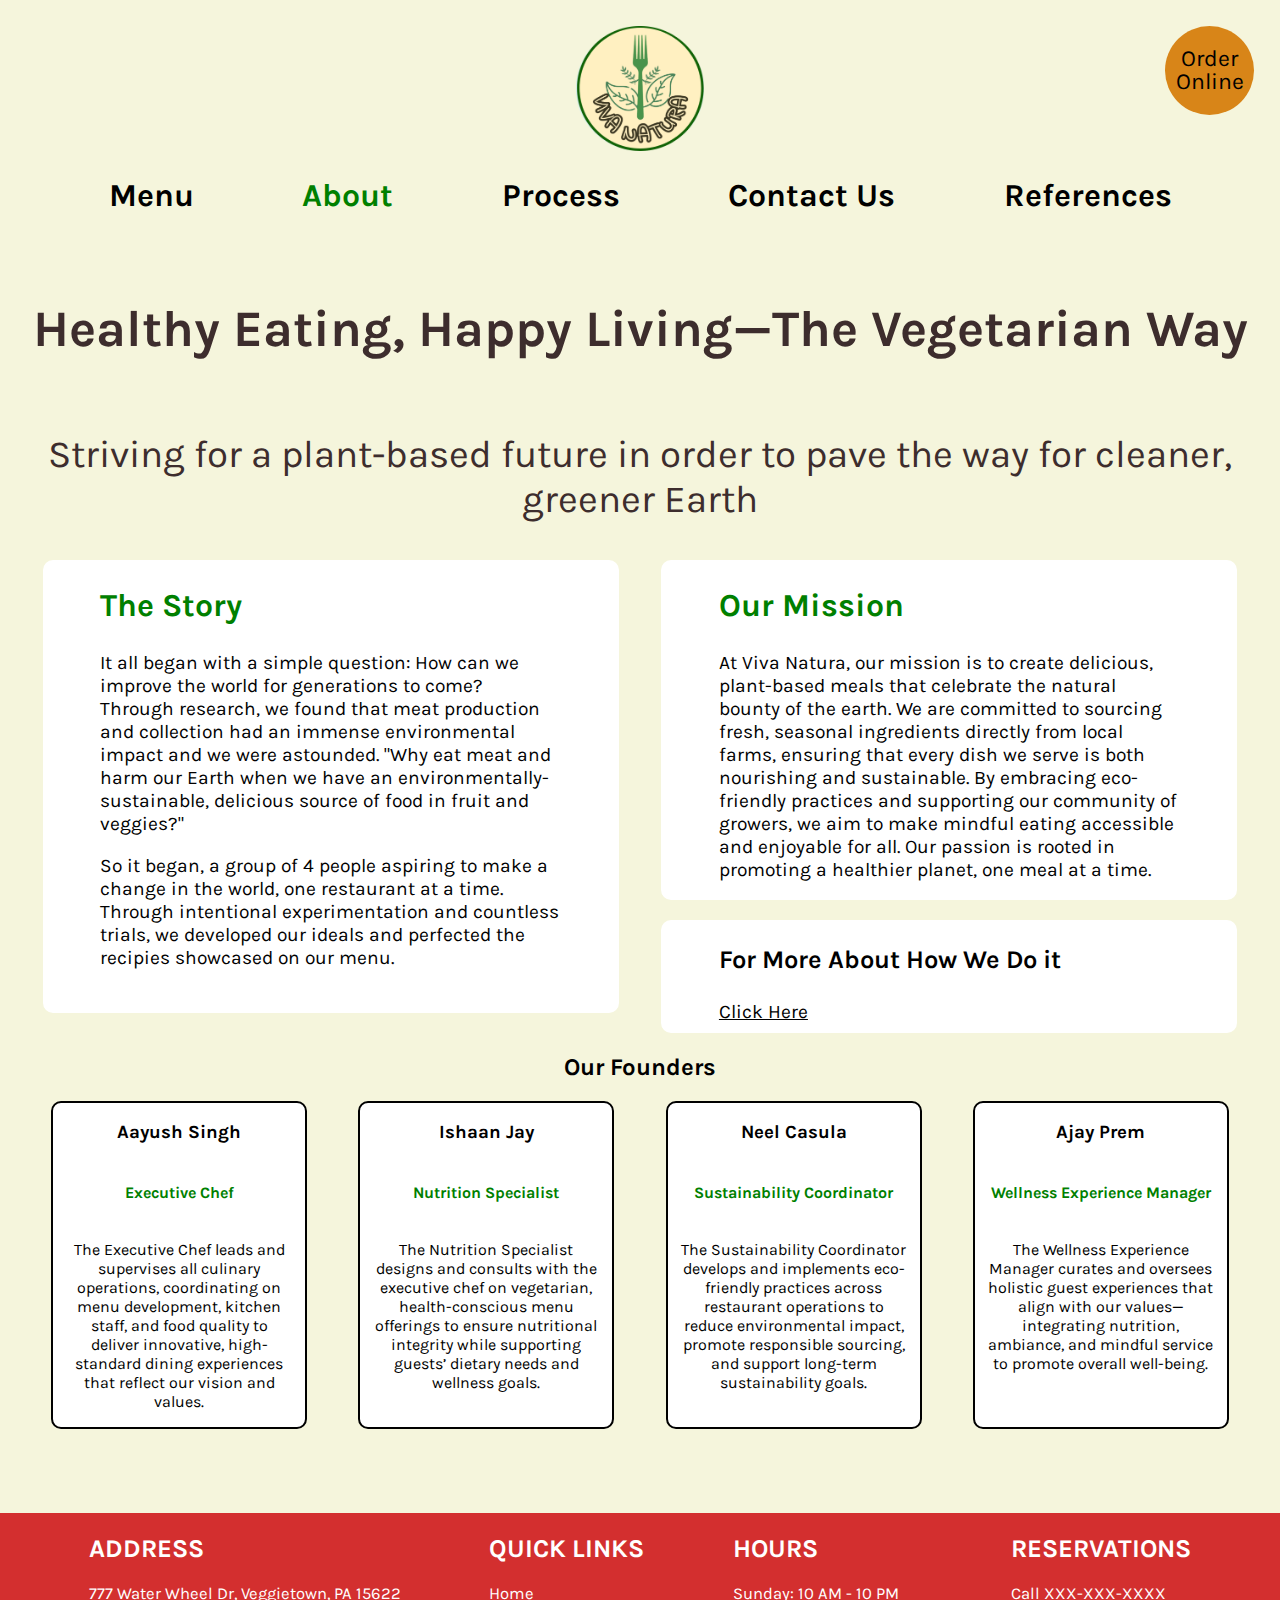
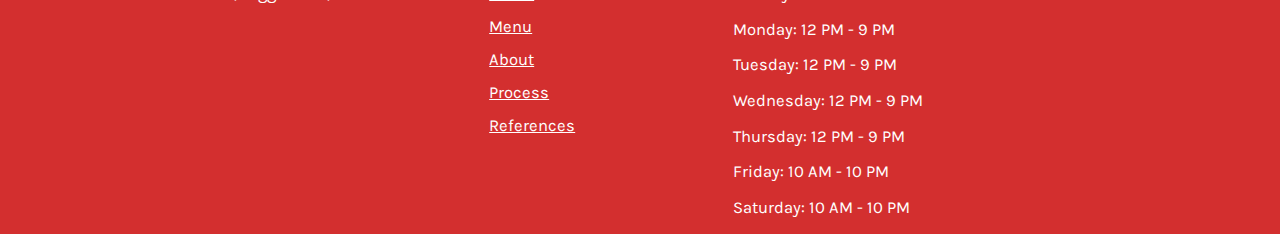
<file: about.html>
<!DOCTYPE html>
<html lang="en">
<head>
    <meta charset="UTF-8">
    <meta name="viewport" content="width=device-width, initial-scale=1.0">
    <title>Document</title>
    <link rel="stylesheet" href="about.css">
    <link rel="preconnect" href="https://fonts.googleapis.com">
    <link rel="preconnect" href="https://fonts.gstatic.com" crossorigin>
    <link href="https://fonts.googleapis.com/css2?family=Karla:ital,wght@0,200..800;1,200..800&display=swap" rel="stylesheet">
   <link rel="stylesheet" href="https://cdnjs.cloudflare.com/ajax/libs/font-awesome/4.7.0/css/font-awesome.min.css">
   <link rel="stylesheet" href="footer.css">
</head>
<body>
    <div class="ham" id="ham" onclick="openMenu()">
        <svg width="64px" height="64px" viewBox="0 0 24 24" fill="none" xmlns="http://www.w3.org/2000/svg"><g id="SVGRepo_bgCarrier" stroke-width="0"></g><g id="SVGRepo_tracerCarrier" stroke-linecap="round" stroke-linejoin="round"></g><g id="SVGRepo_iconCarrier"> <path d="M4 18L20 18" stroke="#000000" stroke-width="2" stroke-linecap="round"></path> <path d="M4 12L20 12" stroke="#000000" stroke-width="2" stroke-linecap="round"></path> <path d="M4 6L20 6" stroke="#000000" stroke-width="2" stroke-linecap="round"></path> </g></svg>    
    </div>
    <div class="navHam" id="navHam">
        <div class="menuLink">
            <a href="menu.html" class="close open2">Menu</a>
            <p class="open2" onclick="closeMenu()">X</p>
        </div>
        <a href="reservations.html" class="open">Reservations</a>
        <a href="about.html" class="open">About</a>
        <a href="process.html" class="open">Process</a>
        <a href="#" class="open">References</a>
    </div>
    <div class="aboveNav">
        <div class="logo">
            <a href="index.html" id="indexLink">            
                <img src="webmaster logo revised 5.png" alt="logo" id="logo" href="index.html">
            </a>
        </div>
        <div class="order">
            <span class="dot">
                <a href="cart.html">Order Online</a>
            </span>
        </div>
    </div>
    <script src="index.js"></script>

    <nav>
        <a href="menu.html" class="inactive">Menu</a>
        <a href="about.html" class="active">About</a>
        <a href="process.html" class="inactive">Process</a>
        <a href="reservations.html" class="inactive">Contact Us</a>
        <a href="#" class="inactive">References</a>
    </nav>
    <div class="aboutHeading">
        <h1>Healthy Eating, Happy Living—The Vegetarian Way</h1>
        <p>Striving for a plant-based future in order to pave the way for cleaner, greener Earth</p>
    </div>
    <div class="container">
        <div class="story">
            <h2>The Story</h2>
            <p>It all began with a simple question: How can we improve the world for generations to come? Through research, we found that meat production and collection had an immense environmental impact and we were astounded. "Why eat meat and harm our Earth when we have an environmentally-sustainable, delicious source of food in fruit and veggies?"</p>
            <p>So it began, a group of 4 people aspiring to make a change in the world, one restaurant at a time. Through intentional experimentation and countless trials, we developed our ideals and perfected the recipies showcased on our menu.</p>
        </div> 
        <div class="smallContainer">
            <div class="mission">
                <h2>Our Mission</h2>
                <p>At Viva Natura, our mission is to create delicious, plant-based meals that celebrate the natural bounty of the earth. We are committed to sourcing fresh, seasonal ingredients directly from local farms, ensuring that every dish we serve is both nourishing and sustainable. By embracing eco-friendly practices and supporting our community of growers, we aim to make mindful eating accessible and enjoyable for all. Our passion is rooted in promoting a healthier planet, one meal at a time.</p>
            </div>
            <div class="processMore">
                <p>For More About How We Do it</p>
                <a href="process.html">Click Here</a>
            </div>
        </div>
    </div>


    <div class="processMore">
    </div>
    <h2 id="founders">Our Founders</h2>
    <div class="team">
        <div class="member">
            <h3>Aayush Singh</h3>
            <h4>Executive Chef</h4>
            <p>The Executive Chef leads and supervises all culinary operations, coordinating on menu development, kitchen staff, and food quality to deliver innovative, high-standard dining experiences that reflect our vision and values.</p>
        </div>
        <div class="member">
            <h3>Ishaan Jay</h3>
            <h4>Nutrition Specialist</h4>
            <p>The Nutrition Specialist designs and consults with the executive chef on vegetarian, health-conscious menu offerings to ensure nutritional integrity while supporting guests’ dietary needs and wellness goals.</p>
        </div>
        <div class="member">
            <h3>Neel Casula</h3>
            <h4>Sustainability Coordinator</h4>
            <p>The Sustainability Coordinator develops and implements eco-friendly practices across restaurant operations to reduce environmental impact, promote responsible sourcing, and support long-term sustainability goals.</p>
        </div>
        <div class="member">
            <h3>Ajay Prem</h3>
            <h4>Wellness Experience Manager</h4>
            <p>The Wellness Experience Manager curates and oversees holistic guest experiences that align with our values—integrating nutrition, ambiance, and mindful service to promote overall well-being.</p>
        </div>
    </div>
    <footer>
        <div class="address">
            <h2>ADDRESS</h2>
            <p>777 Water Wheel Dr, Veggietown, PA 15622</p>
        </div>
        <div class="contact">
            <h2>QUICK LINKS</h2>
            <a href="index.html">Home</a>
            <a href="menu.html">Menu</a>
            <a href="about.html">About</a>
            <a href="process.html">Process</a>
            <a href="#">References</a>
        </div>
        <div class="hours">
            <h2>HOURS</h2>
            <p>Sunday: 10 AM - 10 PM</p>
            <p>Monday: 12 PM - 9 PM</p>
            <p>Tuesday: 12 PM - 9 PM</p>
            <p>Wednesday: 12 PM - 9 PM</p>
            <p>Thursday: 12 PM - 9 PM</p>
            <p>Friday: 10 AM - 10 PM</p>
            <p>Saturday: 10 AM - 10 PM</p>
        </div>
        <div class="reservations">
            <h2>RESERVATIONS</h2>
            <p>Call XXX-XXX-XXXX</p>
        </div>
    </footer>
</body>
</html>
</file>
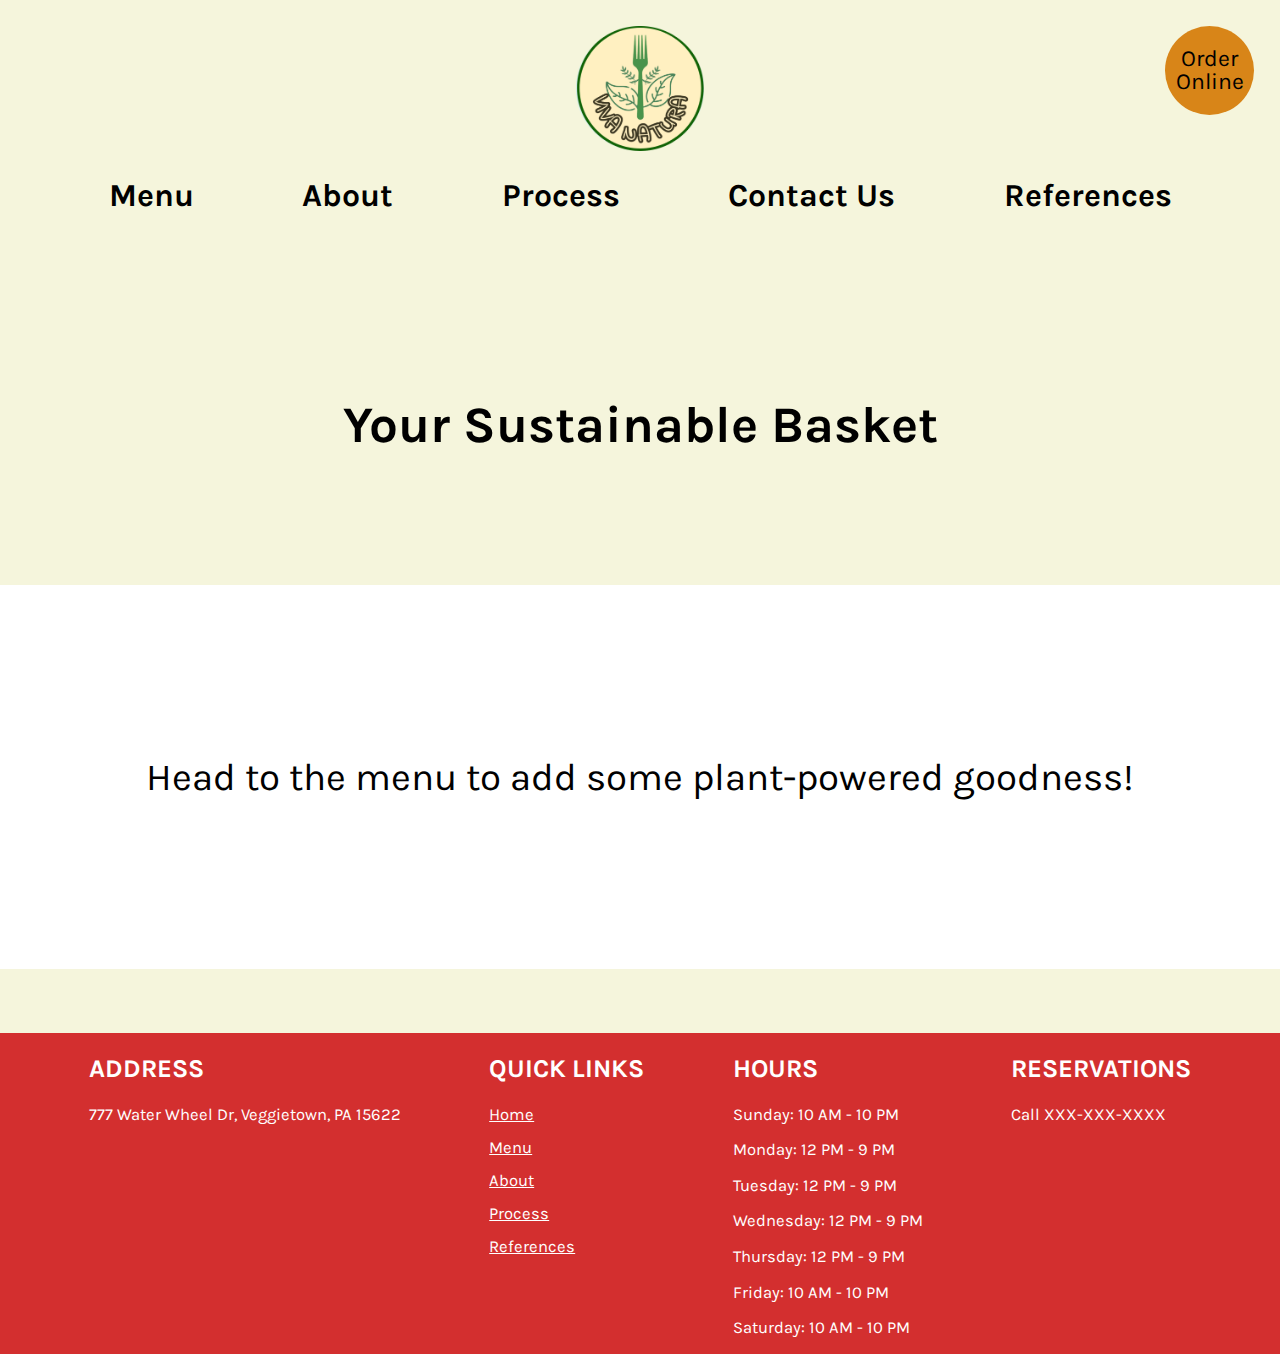
<file: cart.html>
<!DOCTYPE html>
<html lang="en">
<head>
    <meta charset="UTF-8">
    <meta name="viewport" content="width=device-width, initial-scale=1.0">
    <title>Document</title>
    <link rel="stylesheet" href="cart.css">
    <link rel="preconnect" href="https://fonts.googleapis.com">
    <link rel="preconnect" href="https://fonts.gstatic.com" crossorigin>
    <link href="https://fonts.googleapis.com/css2?family=Karla:ital,wght@0,200..800;1,200..800&display=swap" rel="stylesheet">
   <link rel="stylesheet" href="https://cdnjs.cloudflare.com/ajax/libs/font-awesome/4.7.0/css/font-awesome.min.css">
   <link rel="stylesheet" href="footer.css">
</head>
<body onload="displayCart()">
    <div class="ham" id="ham" onclick="openMenu()">
        <svg width="64px" height="64px" viewBox="0 0 24 24" fill="none" xmlns="http://www.w3.org/2000/svg"><g id="SVGRepo_bgCarrier" stroke-width="0"></g><g id="SVGRepo_tracerCarrier" stroke-linecap="round" stroke-linejoin="round"></g><g id="SVGRepo_iconCarrier"> <path d="M4 18L20 18" stroke="#000000" stroke-width="2" stroke-linecap="round"></path> <path d="M4 12L20 12" stroke="#000000" stroke-width="2" stroke-linecap="round"></path> <path d="M4 6L20 6" stroke="#000000" stroke-width="2" stroke-linecap="round"></path> </g></svg>    
    </div>
    <div class="navHam" id="navHam">
        <div class="menuLink">
            <a href="menu.html" class="close open2">Menu</a>
            <p class="open2" onclick="closeMenu()">X</p>
        </div>
        <a href="reservations.html" class="open">Reservations</a>
        <a href="about.html" class="open">About</a>
        <a href="process.html" class="open">Process</a>
        <a href="#" class="open">References</a>
    </div>
    <div class="aboveNav">
        <div class="logo">
            <a href="index.html" id="indexLink">            
                <img src="webmaster logo revised 5.png" alt="logo" id="logo" href="index.html">
            </a>
        </div>
        <div class="order">
            <span class="dot">
                <a href="cart.html">Order Online</a>
            </span>
        </div>
    </div>
    <script src="index.js"></script>

    <nav>
        <a href="menu.html" class="inactive">Menu</a>
        <a href="about.html" class="inactive">About</a>
        <a href="process.html" class="inactive">Process</a>
        <a href="reservations.html" class="inactive">Contact Us</a>
        <a href="#" class="inactive">References</a>
    </nav>
    <div class="cartHeading">
        <h1>Your Sustainable Basket</h1>
    </div>
    <div id="cart">
        
    </div>
    <footer>
        <div class="address">
            <h2>ADDRESS</h2>
            <p>777 Water Wheel Dr, Veggietown, PA 15622</p>
        </div>
        <div class="contact">
            <h2>QUICK LINKS</h2>
            <a href="index.html">Home</a>
            <a href="menu.html">Menu</a>
            <a href="about.html">About</a>
            <a href="process.html">Process</a>
            <a href="#">References</a>
        </div>
        <div class="hours">
            <h2>HOURS</h2>
            <p>Sunday: 10 AM - 10 PM</p>
            <p>Monday: 12 PM - 9 PM</p>
            <p>Tuesday: 12 PM - 9 PM</p>
            <p>Wednesday: 12 PM - 9 PM</p>
            <p>Thursday: 12 PM - 9 PM</p>
            <p>Friday: 10 AM - 10 PM</p>
            <p>Saturday: 10 AM - 10 PM</p>
        </div>
        <div class="reservations">
            <h2>RESERVATIONS</h2>
            <p>Call XXX-XXX-XXXX</p>
        </div>
    </footer>
</body>
</html>
</file>
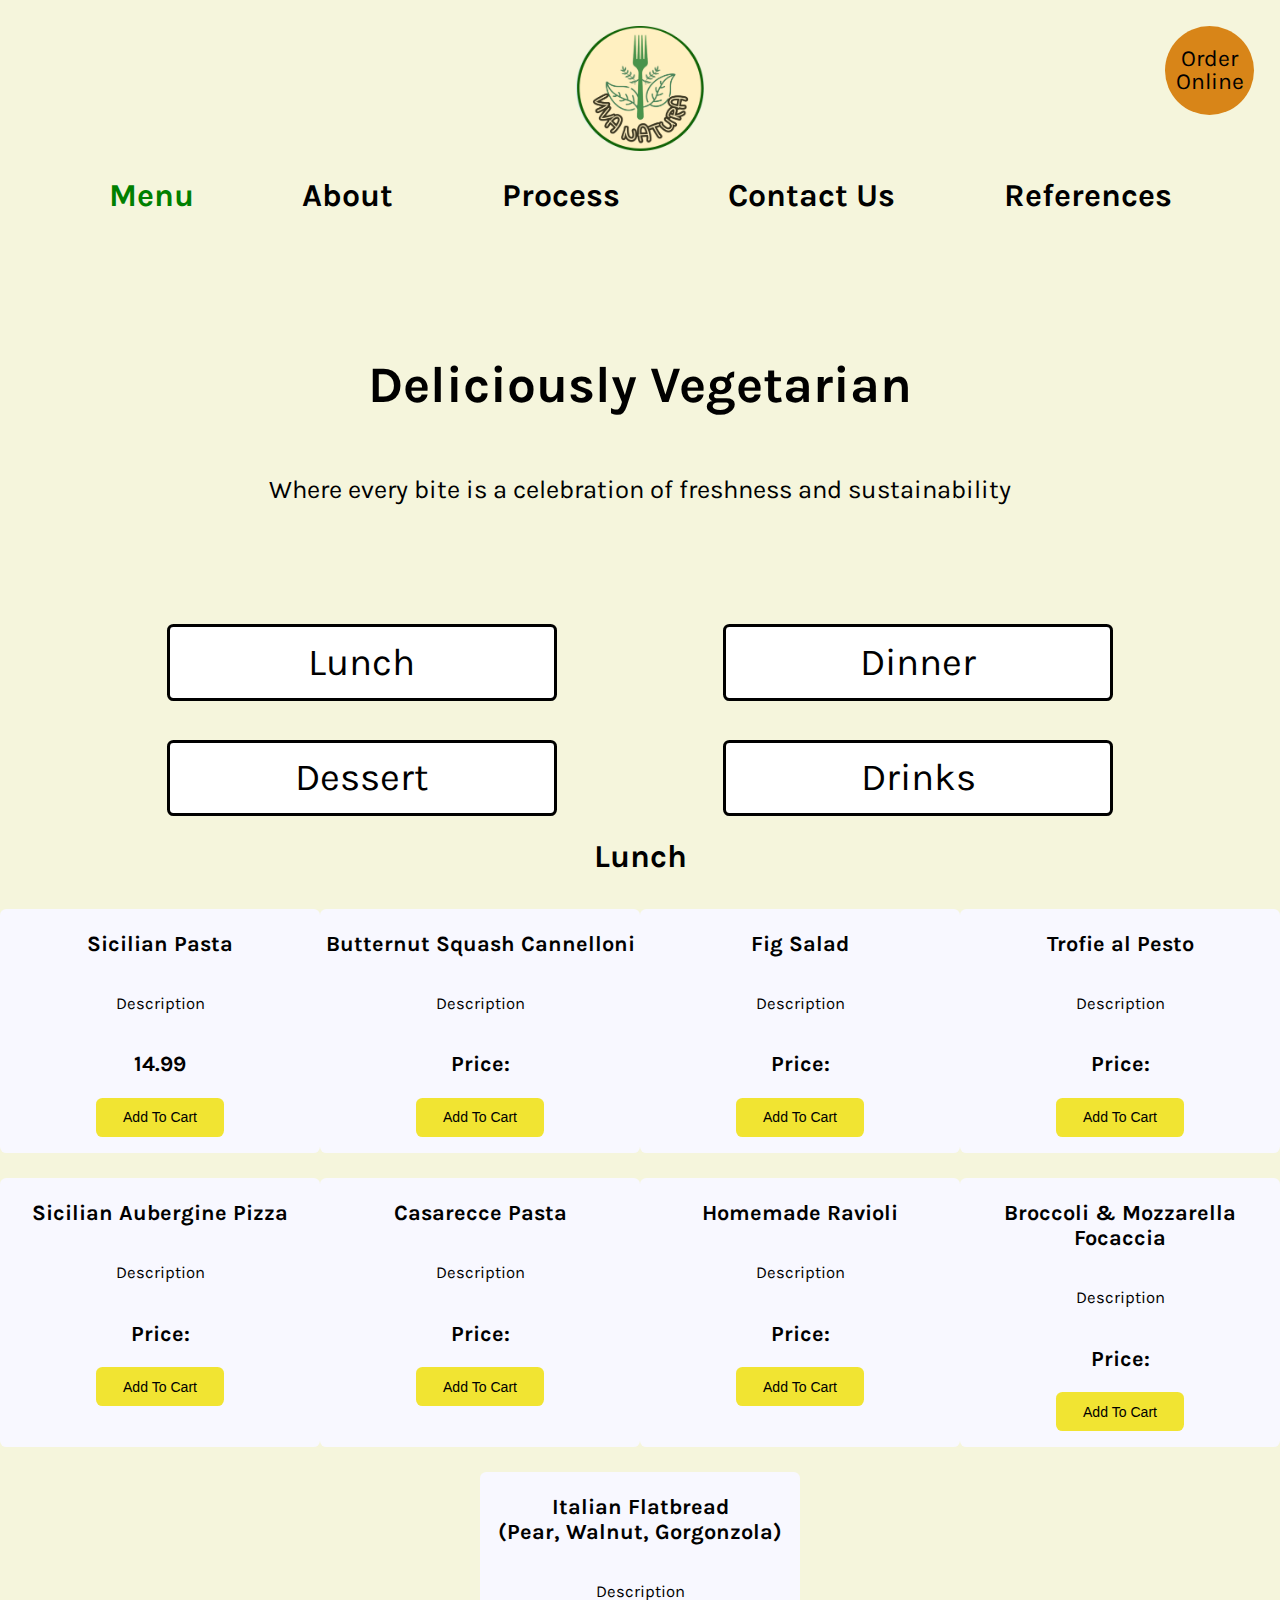
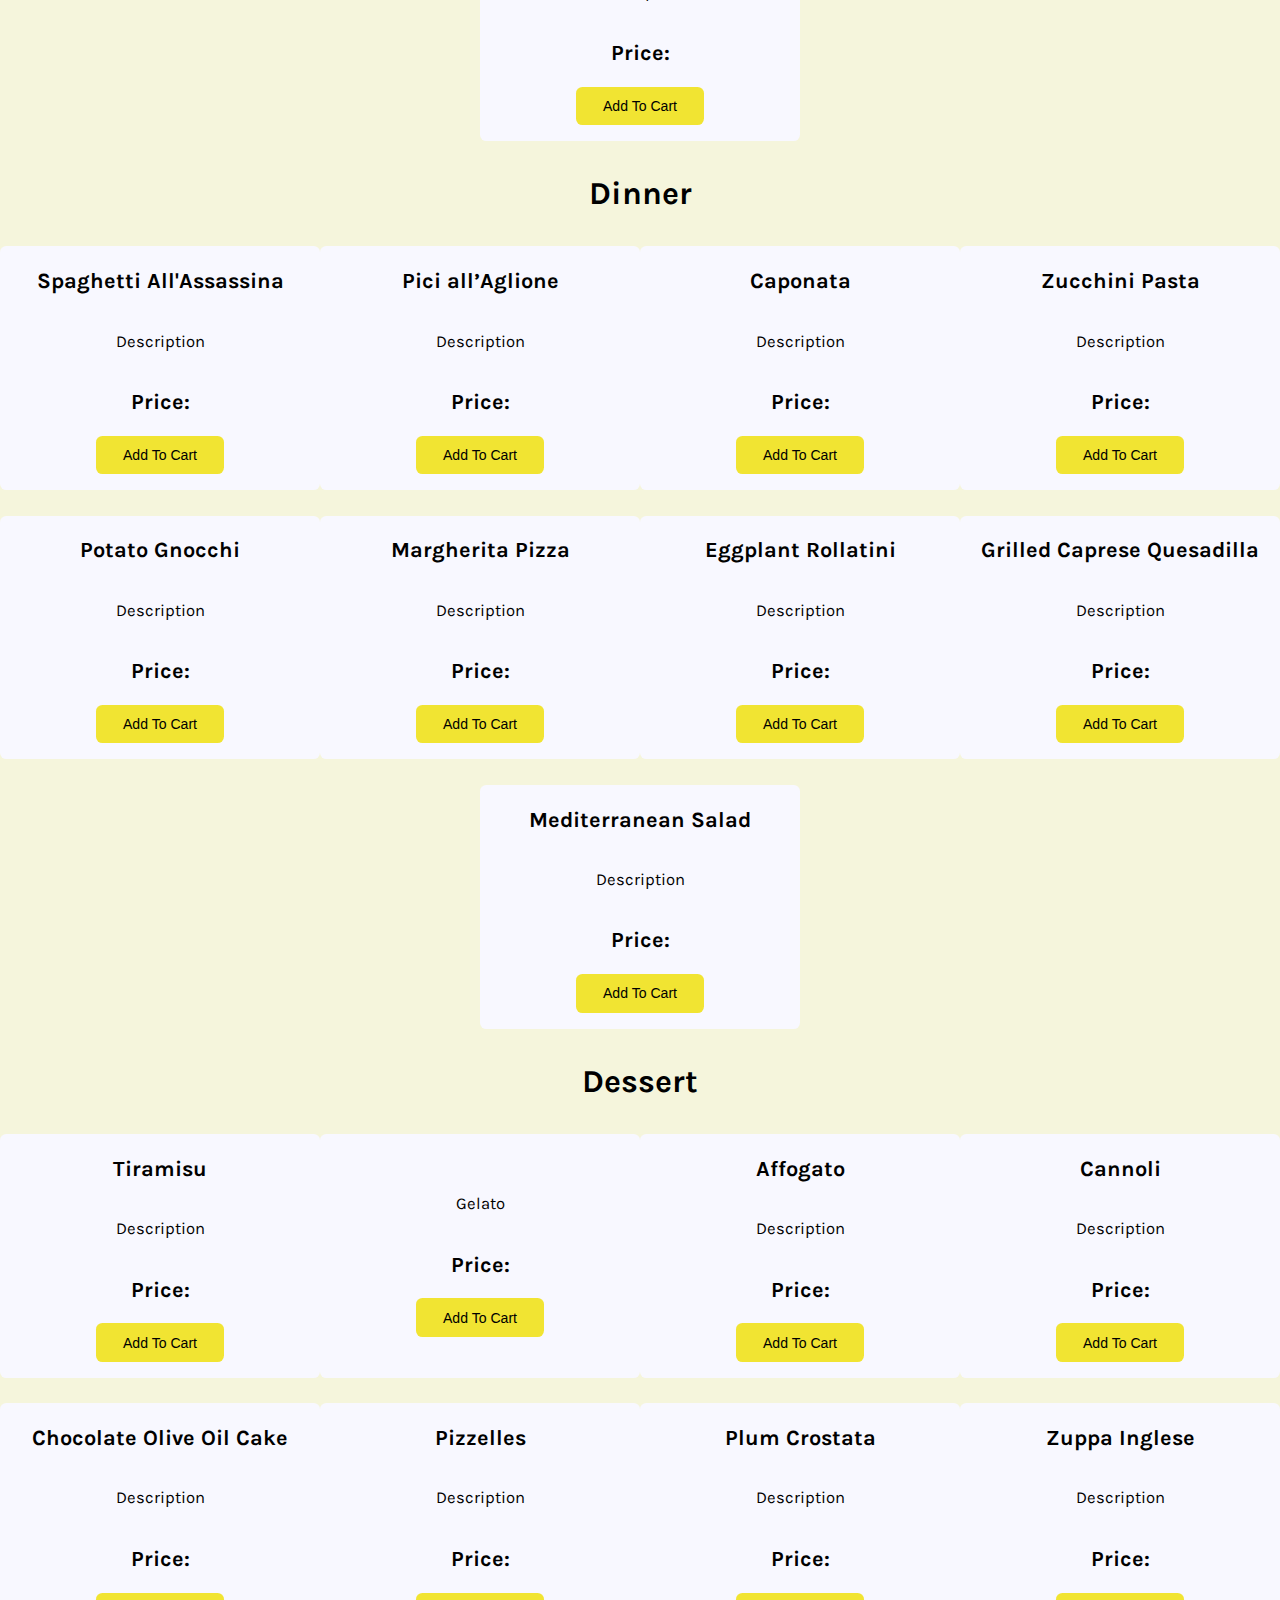
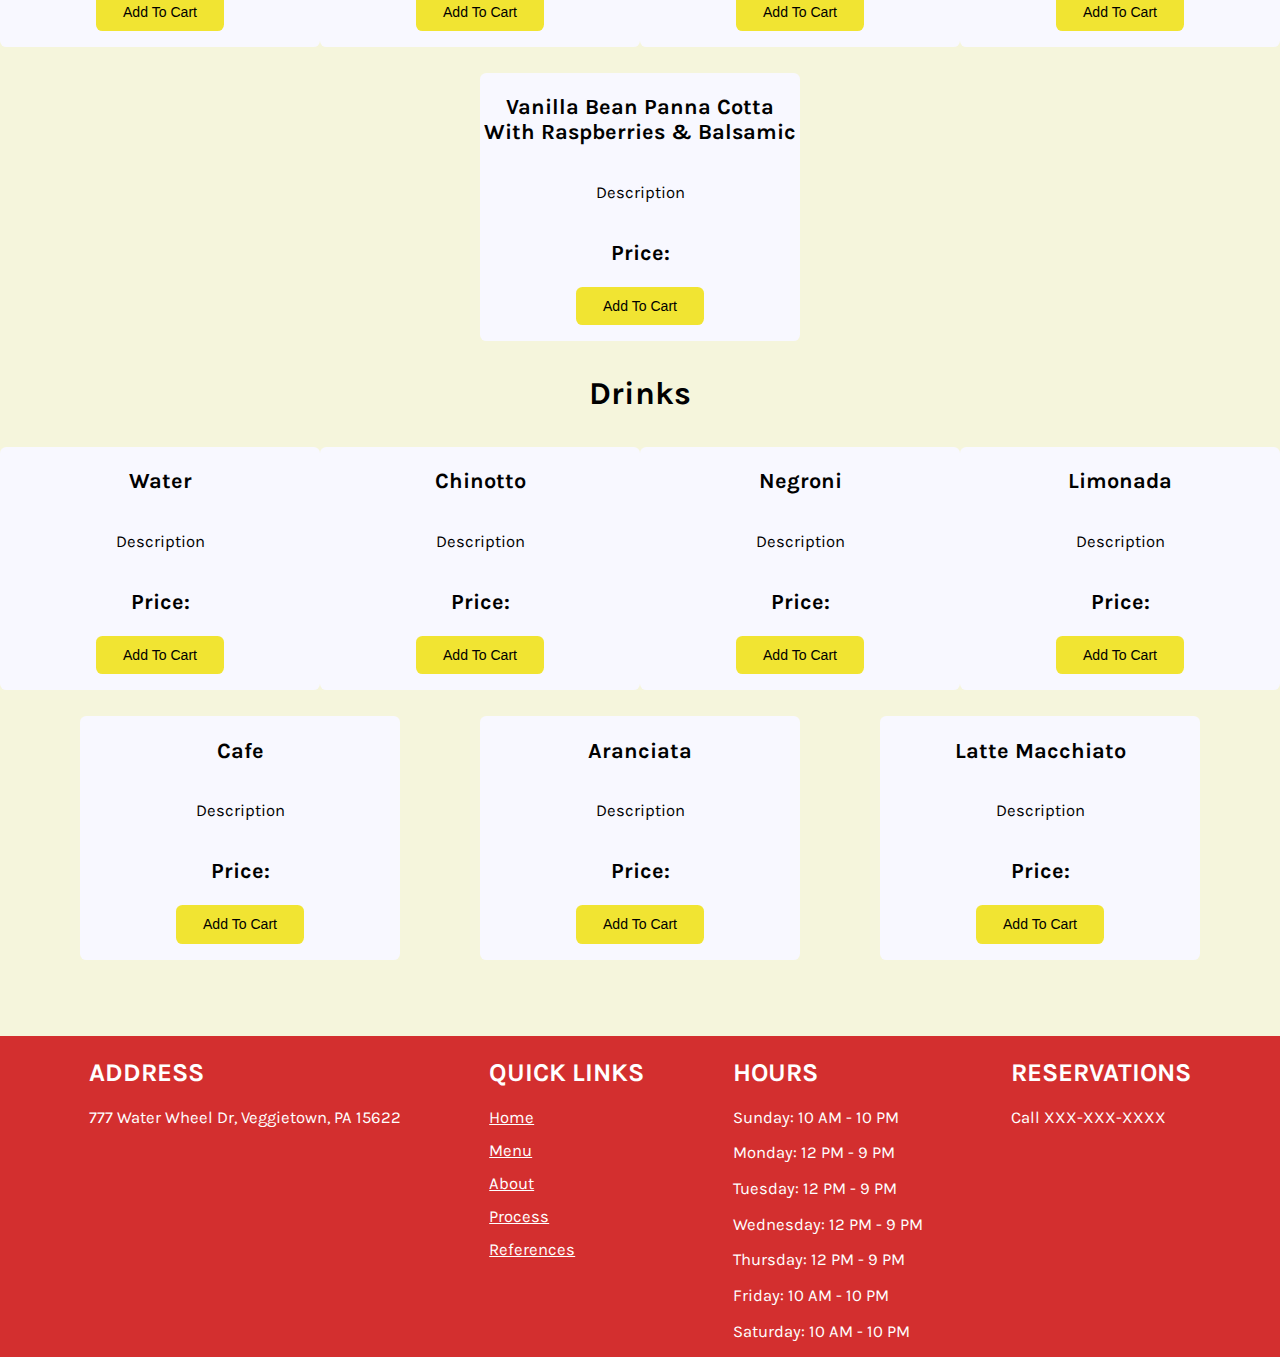
<file: menu.html>
<!DOCTYPE html>
<html lang="en">
<head>
    <meta charset="UTF-8">
    <meta name="viewport" content="width=device-width, initial-scale=1.0">
    <link rel="preconnect" href="https://fonts.googleapis.com">
    <link rel="preconnect" href="https://fonts.gstatic.com" crossorigin>
    <link href="https://fonts.googleapis.com/css2?family=Karla:ital,wght@0,200..800;1,200..800&display=swap" rel="stylesheet">
   <link rel="stylesheet" href="menu.css">
   <link rel="stylesheet" href="https://cdnjs.cloudflare.com/ajax/libs/font-awesome/4.7.0/css/font-awesome.min.css">
   <link rel="stylesheet" href="footer.css">
</head>
<body>
    <div class="ham" id="ham" onclick="openMenu()">
        <svg width="64px" height="64px" viewBox="0 0 24 24" fill="none" xmlns="http://www.w3.org/2000/svg"><g id="SVGRepo_bgCarrier" stroke-width="0"></g><g id="SVGRepo_tracerCarrier" stroke-linecap="round" stroke-linejoin="round"></g><g id="SVGRepo_iconCarrier"> <path d="M4 18L20 18" stroke="#000000" stroke-width="2" stroke-linecap="round"></path> <path d="M4 12L20 12" stroke="#000000" stroke-width="2" stroke-linecap="round"></path> <path d="M4 6L20 6" stroke="#000000" stroke-width="2" stroke-linecap="round"></path> </g></svg>    
    </div>
    <div class="navHam" id="navHam">
        <div class="menuLink">
            <a href="menu.html" class="close open2">Menu</a>
            <p class="open2" onclick="closeMenu()">X</p>
        </div>
        <a href="reservations.html" class="open">Reservations</a>
        <a href="about.html" class="open">About</a>
        <a href="process.html" class="open">Process</a>
        <a href="#" class="open">References</a>
    </div>
    <div class="aboveNav">
        <div class="logo">
            <a href="index.html" id="indexLink">            
                <img src="webmaster logo revised 5.png" alt="logo" id="logo" href="index.html">
            </a>
        </div>
        <div class="order">
            <span class="dot">
                <a href="cart.html">Order Online</a>
            </span>
        </div>
    </div>
    <script src="index.js"></script>
    <nav>
        <a href="menu.html" class="active">Menu</a>
        <a href="about.html" class="inactive">About</a>
        <a href="process.html" class="inactive">Process</a>
        <a href="reservations.html" class="inactive">Contact Us</a>
        <a href="#" class="inactive">References</a>
    </nav>

    <div class="menuHeading">
        <h1>Deliciously Vegetarian</h1>
        <p>Where every bite is a celebration of freshness and sustainability</p>
    </div>
    <div class="categories">
        <a href="#lunch">Lunch</a>
        <a href="#dinner">Dinner</a>
        <a href="#dessert">Dessert</a>
        <a href="#drinks">Drinks</a>
    </div>
    <h1 id="lunchTitle">Lunch</h1>
    <div class="lunchFoods" id="lunch">
        <div class="lunchItem">
            <h3>Sicilian Pasta</h3>
            <p>Description</p>
            <h3 id="sicilianPasta">14.99</h3>
            <button class="addToCart" onclick="addToCart('sicilianPasta', 'Sicilian Pasta')"><svg xmlns="http://www.w3.org/2000/svg" id="cartButtonIcon" height="1em" viewBox="0 0 576 512" fill="rgb(17, 17, 17)" class="cart"><path d="M0 24C0 10.7 10.7 0 24 0H69.5c22 0 41.5 12.8 50.6 32h411c26.3 0 45.5 25 38.6 50.4l-41 152.3c-8.5 31.4-37 53.3-69.5 53.3H170.7l5.4 28.5c2.2 11.3 12.1 19.5 23.6 19.5H488c13.3 0 24 10.7 24 24s-10.7 24-24 24H199.7c-34.6 0-64.3-24.6-70.7-58.5L77.4 54.5c-.7-3.8-4-6.5-7.9-6.5H24C10.7 48 0 37.3 0 24zM128 464a48 48 0 1 1 96 0 48 48 0 1 1 -96 0zm336-48a48 48 0 1 1 0 96 48 48 0 1 1 0-96z"></path></svg><p>Add To Cart</p></button>
        </div>
        <div class="lunchItem">
            <h3>Butternut Squash Cannelloni</h3>
            <p>Description</p>
            <h3 id="butternutSquash">Price:</h3>
            <button class="addToCart" onclick="addToCart('butternutSquash', 'Butternut Squash Cannelloni')"><svg xmlns="http://www.w3.org/2000/svg" id="cartButtonIcon" height="1em" viewBox="0 0 576 512" fill="rgb(17, 17, 17)" class="cart"><path d="M0 24C0 10.7 10.7 0 24 0H69.5c22 0 41.5 12.8 50.6 32h411c26.3 0 45.5 25 38.6 50.4l-41 152.3c-8.5 31.4-37 53.3-69.5 53.3H170.7l5.4 28.5c2.2 11.3 12.1 19.5 23.6 19.5H488c13.3 0 24 10.7 24 24s-10.7 24-24 24H199.7c-34.6 0-64.3-24.6-70.7-58.5L77.4 54.5c-.7-3.8-4-6.5-7.9-6.5H24C10.7 48 0 37.3 0 24zM128 464a48 48 0 1 1 96 0 48 48 0 1 1 -96 0zm336-48a48 48 0 1 1 0 96 48 48 0 1 1 0-96z"></path></svg><p>Add To Cart</p></button>
        </div>
        <div class="lunchItem">
            <h3>Fig Salad</h3>
            <p>Description</p>
            <h3 id="figSalad">Price:</h3>
            <button class="addToCart" onclick="addToCart('figSalad', 'Fig Salad')"><svg xmlns="http://www.w3.org/2000/svg" id="cartButtonIcon" height="1em" viewBox="0 0 576 512" fill="rgb(17, 17, 17)" class="cart"><path d="M0 24C0 10.7 10.7 0 24 0H69.5c22 0 41.5 12.8 50.6 32h411c26.3 0 45.5 25 38.6 50.4l-41 152.3c-8.5 31.4-37 53.3-69.5 53.3H170.7l5.4 28.5c2.2 11.3 12.1 19.5 23.6 19.5H488c13.3 0 24 10.7 24 24s-10.7 24-24 24H199.7c-34.6 0-64.3-24.6-70.7-58.5L77.4 54.5c-.7-3.8-4-6.5-7.9-6.5H24C10.7 48 0 37.3 0 24zM128 464a48 48 0 1 1 96 0 48 48 0 1 1 -96 0zm336-48a48 48 0 1 1 0 96 48 48 0 1 1 0-96z"></path></svg><p>Add To Cart</p></button>
        </div>
        <div class="lunchItem">
            <h3>Trofie al Pesto</h3>
            <p>Description</p>
            <h3 id="trofiAl">Price:</h3>
            <button class="addToCart" onclick="addToCart('trofiAl', 'Trofie al Pesto')"><svg xmlns="http://www.w3.org/2000/svg" id="cartButtonIcon" height="1em" viewBox="0 0 576 512" fill="rgb(17, 17, 17)" class="cart"><path d="M0 24C0 10.7 10.7 0 24 0H69.5c22 0 41.5 12.8 50.6 32h411c26.3 0 45.5 25 38.6 50.4l-41 152.3c-8.5 31.4-37 53.3-69.5 53.3H170.7l5.4 28.5c2.2 11.3 12.1 19.5 23.6 19.5H488c13.3 0 24 10.7 24 24s-10.7 24-24 24H199.7c-34.6 0-64.3-24.6-70.7-58.5L77.4 54.5c-.7-3.8-4-6.5-7.9-6.5H24C10.7 48 0 37.3 0 24zM128 464a48 48 0 1 1 96 0 48 48 0 1 1 -96 0zm336-48a48 48 0 1 1 0 96 48 48 0 1 1 0-96z"></path></svg><p>Add To Cart</p></button>
        </div>
        <div class="lunchItem">
            <h3>Sicilian Aubergine Pizza</h3>
            <p>Description</p>
            <h3 id="sicilianAubergine">Price:</h3>
            <button class="addToCart" onclick="addToCart('sicilianAubergine', 'Sicilian Aubergine Pizza')"><svg xmlns="http://www.w3.org/2000/svg" id="cartButtonIcon" height="1em" viewBox="0 0 576 512" fill="rgb(17, 17, 17)" class="cart"><path d="M0 24C0 10.7 10.7 0 24 0H69.5c22 0 41.5 12.8 50.6 32h411c26.3 0 45.5 25 38.6 50.4l-41 152.3c-8.5 31.4-37 53.3-69.5 53.3H170.7l5.4 28.5c2.2 11.3 12.1 19.5 23.6 19.5H488c13.3 0 24 10.7 24 24s-10.7 24-24 24H199.7c-34.6 0-64.3-24.6-70.7-58.5L77.4 54.5c-.7-3.8-4-6.5-7.9-6.5H24C10.7 48 0 37.3 0 24zM128 464a48 48 0 1 1 96 0 48 48 0 1 1 -96 0zm336-48a48 48 0 1 1 0 96 48 48 0 1 1 0-96z"></path></svg><p>Add To Cart</p></button>
        </div>
        <div class="lunchItem">
            <h3>Casarecce Pasta</h3>
            <p>Description</p>
            <h3 id="lunch1">Price:</h3>
            <button class="addToCart" onclick="addToCart('lunch1', 'Casarecce Pasta')"><svg xmlns="http://www.w3.org/2000/svg" id="cartButtonIcon" height="1em" viewBox="0 0 576 512" fill="rgb(17, 17, 17)" class="cart"><path d="M0 24C0 10.7 10.7 0 24 0H69.5c22 0 41.5 12.8 50.6 32h411c26.3 0 45.5 25 38.6 50.4l-41 152.3c-8.5 31.4-37 53.3-69.5 53.3H170.7l5.4 28.5c2.2 11.3 12.1 19.5 23.6 19.5H488c13.3 0 24 10.7 24 24s-10.7 24-24 24H199.7c-34.6 0-64.3-24.6-70.7-58.5L77.4 54.5c-.7-3.8-4-6.5-7.9-6.5H24C10.7 48 0 37.3 0 24zM128 464a48 48 0 1 1 96 0 48 48 0 1 1 -96 0zm336-48a48 48 0 1 1 0 96 48 48 0 1 1 0-96z"></path></svg><p>Add To Cart</p></button>
        </div>
        <div class="lunchItem">
            <h3>Homemade Ravioli</h3>
            <p>Description</p>
            <h3 id="lunch2">Price:</h3>
            <button class="addToCart" onclick="addToCart('lunch2', 'Homemade Ravioli')"><svg xmlns="http://www.w3.org/2000/svg" id="cartButtonIcon" height="1em" viewBox="0 0 576 512" fill="rgb(17, 17, 17)" class="cart"><path d="M0 24C0 10.7 10.7 0 24 0H69.5c22 0 41.5 12.8 50.6 32h411c26.3 0 45.5 25 38.6 50.4l-41 152.3c-8.5 31.4-37 53.3-69.5 53.3H170.7l5.4 28.5c2.2 11.3 12.1 19.5 23.6 19.5H488c13.3 0 24 10.7 24 24s-10.7 24-24 24H199.7c-34.6 0-64.3-24.6-70.7-58.5L77.4 54.5c-.7-3.8-4-6.5-7.9-6.5H24C10.7 48 0 37.3 0 24zM128 464a48 48 0 1 1 96 0 48 48 0 1 1 -96 0zm336-48a48 48 0 1 1 0 96 48 48 0 1 1 0-96z"></path></svg><p>Add To Cart</p></button>
        </div>
        <div class="lunchItem">
            <h3>Broccoli & Mozzarella Focaccia</h3>
            <p>Description</p>
            <h3 id="lunch3">Price:</h3>
            <button class="addToCart" onclick="addToCart('lunch3', 'Broccoli & Mozzarella Focaccia')"><svg xmlns="http://www.w3.org/2000/svg" id="cartButtonIcon" height="1em" viewBox="0 0 576 512" fill="rgb(17, 17, 17)" class="cart"><path d="M0 24C0 10.7 10.7 0 24 0H69.5c22 0 41.5 12.8 50.6 32h411c26.3 0 45.5 25 38.6 50.4l-41 152.3c-8.5 31.4-37 53.3-69.5 53.3H170.7l5.4 28.5c2.2 11.3 12.1 19.5 23.6 19.5H488c13.3 0 24 10.7 24 24s-10.7 24-24 24H199.7c-34.6 0-64.3-24.6-70.7-58.5L77.4 54.5c-.7-3.8-4-6.5-7.9-6.5H24C10.7 48 0 37.3 0 24zM128 464a48 48 0 1 1 96 0 48 48 0 1 1 -96 0zm336-48a48 48 0 1 1 0 96 48 48 0 1 1 0-96z"></path></svg><p>Add To Cart</p></button>
        </div>
        <div class="lunchItem">
            <h3>Italian Flatbread <br>(Pear, Walnut, Gorgonzola)</h3>
            <p>Description</p>
            <h3 id="lunch4">Price:</h3>
            <button class="addToCart" onclick="addToCart('lunch4', 'Italian Flatbread')"><svg xmlns="http://www.w3.org/2000/svg" id="cartButtonIcon" height="1em" viewBox="0 0 576 512" fill="rgb(17, 17, 17)" class="cart"><path d="M0 24C0 10.7 10.7 0 24 0H69.5c22 0 41.5 12.8 50.6 32h411c26.3 0 45.5 25 38.6 50.4l-41 152.3c-8.5 31.4-37 53.3-69.5 53.3H170.7l5.4 28.5c2.2 11.3 12.1 19.5 23.6 19.5H488c13.3 0 24 10.7 24 24s-10.7 24-24 24H199.7c-34.6 0-64.3-24.6-70.7-58.5L77.4 54.5c-.7-3.8-4-6.5-7.9-6.5H24C10.7 48 0 37.3 0 24zM128 464a48 48 0 1 1 96 0 48 48 0 1 1 -96 0zm336-48a48 48 0 1 1 0 96 48 48 0 1 1 0-96z"></path></svg><p>Add To Cart</p></button>
        </div>
    </div>
    <h1 id="lunchTitle">Dinner</h1>
    <div class="lunchFoods" id="dinner">
        <div class="lunchItem">
            <h3>Spaghetti All'Assassina</h3>
            <p>Description</p>
            <h3 id="dinner1">Price:</h3>
            <button class="addToCart" onclick="addToCart('dinner1', 'Spaghetti All Assassina')"><svg xmlns="http://www.w3.org/2000/svg" id="cartButtonIcon" height="1em" viewBox="0 0 576 512" fill="rgb(17, 17, 17)" class="cart"><path d="M0 24C0 10.7 10.7 0 24 0H69.5c22 0 41.5 12.8 50.6 32h411c26.3 0 45.5 25 38.6 50.4l-41 152.3c-8.5 31.4-37 53.3-69.5 53.3H170.7l5.4 28.5c2.2 11.3 12.1 19.5 23.6 19.5H488c13.3 0 24 10.7 24 24s-10.7 24-24 24H199.7c-34.6 0-64.3-24.6-70.7-58.5L77.4 54.5c-.7-3.8-4-6.5-7.9-6.5H24C10.7 48 0 37.3 0 24zM128 464a48 48 0 1 1 96 0 48 48 0 1 1 -96 0zm336-48a48 48 0 1 1 0 96 48 48 0 1 1 0-96z"></path></svg><p>Add To Cart</p></button>
        </div>
        <div class="lunchItem">
            <h3>Pici all’Aglione</h3>
            <p>Description</p>
            <h3 id="dinner2">Price:</h3>
            <button class="addToCart" onclick="addToCart('dinner2', 'Pici all’Aglione')"><svg xmlns="http://www.w3.org/2000/svg" id="cartButtonIcon" height="1em" viewBox="0 0 576 512" fill="rgb(17, 17, 17)" class="cart"><path d="M0 24C0 10.7 10.7 0 24 0H69.5c22 0 41.5 12.8 50.6 32h411c26.3 0 45.5 25 38.6 50.4l-41 152.3c-8.5 31.4-37 53.3-69.5 53.3H170.7l5.4 28.5c2.2 11.3 12.1 19.5 23.6 19.5H488c13.3 0 24 10.7 24 24s-10.7 24-24 24H199.7c-34.6 0-64.3-24.6-70.7-58.5L77.4 54.5c-.7-3.8-4-6.5-7.9-6.5H24C10.7 48 0 37.3 0 24zM128 464a48 48 0 1 1 96 0 48 48 0 1 1 -96 0zm336-48a48 48 0 1 1 0 96 48 48 0 1 1 0-96z"></path></svg><p>Add To Cart</p></button>
        </div>
        <div class="lunchItem">
            <h3>Caponata</h3>
            <p>Description</p>
            <h3 id="dinner3">Price:</h3>
            <button class="addToCart" onclick="addToCart('dinner3', 'Caponata')"><svg xmlns="http://www.w3.org/2000/svg" id="cartButtonIcon" height="1em" viewBox="0 0 576 512" fill="rgb(17, 17, 17)" class="cart"><path d="M0 24C0 10.7 10.7 0 24 0H69.5c22 0 41.5 12.8 50.6 32h411c26.3 0 45.5 25 38.6 50.4l-41 152.3c-8.5 31.4-37 53.3-69.5 53.3H170.7l5.4 28.5c2.2 11.3 12.1 19.5 23.6 19.5H488c13.3 0 24 10.7 24 24s-10.7 24-24 24H199.7c-34.6 0-64.3-24.6-70.7-58.5L77.4 54.5c-.7-3.8-4-6.5-7.9-6.5H24C10.7 48 0 37.3 0 24zM128 464a48 48 0 1 1 96 0 48 48 0 1 1 -96 0zm336-48a48 48 0 1 1 0 96 48 48 0 1 1 0-96z"></path></svg><p>Add To Cart</p></button>
        </div>
        <div class="lunchItem">
            <h3>Zucchini Pasta</h3>
            <p>Description</p>
            <h3 id="dinner4">Price:</h3>
            <button class="addToCart" onclick="addToCart('dinner4', 'Zucchini Pasta')"><svg xmlns="http://www.w3.org/2000/svg" id="cartButtonIcon" height="1em" viewBox="0 0 576 512" fill="rgb(17, 17, 17)" class="cart"><path d="M0 24C0 10.7 10.7 0 24 0H69.5c22 0 41.5 12.8 50.6 32h411c26.3 0 45.5 25 38.6 50.4l-41 152.3c-8.5 31.4-37 53.3-69.5 53.3H170.7l5.4 28.5c2.2 11.3 12.1 19.5 23.6 19.5H488c13.3 0 24 10.7 24 24s-10.7 24-24 24H199.7c-34.6 0-64.3-24.6-70.7-58.5L77.4 54.5c-.7-3.8-4-6.5-7.9-6.5H24C10.7 48 0 37.3 0 24zM128 464a48 48 0 1 1 96 0 48 48 0 1 1 -96 0zm336-48a48 48 0 1 1 0 96 48 48 0 1 1 0-96z"></path></svg><p>Add To Cart</p></button>
        </div>
        <div class="lunchItem">
            <h3>Potato Gnocchi</h3>
            <p>Description</p>
            <h3 id="dinner5">Price:</h3>
            <button class="addToCart" onclick="addToCart('dinner5', 'Potato Gnocchi')"><svg xmlns="http://www.w3.org/2000/svg" id="cartButtonIcon" height="1em" viewBox="0 0 576 512" fill="rgb(17, 17, 17)" class="cart"><path d="M0 24C0 10.7 10.7 0 24 0H69.5c22 0 41.5 12.8 50.6 32h411c26.3 0 45.5 25 38.6 50.4l-41 152.3c-8.5 31.4-37 53.3-69.5 53.3H170.7l5.4 28.5c2.2 11.3 12.1 19.5 23.6 19.5H488c13.3 0 24 10.7 24 24s-10.7 24-24 24H199.7c-34.6 0-64.3-24.6-70.7-58.5L77.4 54.5c-.7-3.8-4-6.5-7.9-6.5H24C10.7 48 0 37.3 0 24zM128 464a48 48 0 1 1 96 0 48 48 0 1 1 -96 0zm336-48a48 48 0 1 1 0 96 48 48 0 1 1 0-96z"></path></svg><p>Add To Cart</p></button>
        </div>
        <div class="lunchItem">
            <h3>Margherita Pizza</h3>
            <p>Description</p>
            <h3 id="dinner6">Price:</h3>
            <button class="addToCart" onclick="addToCart('dinner6', 'Margherita Pizza')"><svg xmlns="http://www.w3.org/2000/svg" id="cartButtonIcon" height="1em" viewBox="0 0 576 512" fill="rgb(17, 17, 17)" class="cart"><path d="M0 24C0 10.7 10.7 0 24 0H69.5c22 0 41.5 12.8 50.6 32h411c26.3 0 45.5 25 38.6 50.4l-41 152.3c-8.5 31.4-37 53.3-69.5 53.3H170.7l5.4 28.5c2.2 11.3 12.1 19.5 23.6 19.5H488c13.3 0 24 10.7 24 24s-10.7 24-24 24H199.7c-34.6 0-64.3-24.6-70.7-58.5L77.4 54.5c-.7-3.8-4-6.5-7.9-6.5H24C10.7 48 0 37.3 0 24zM128 464a48 48 0 1 1 96 0 48 48 0 1 1 -96 0zm336-48a48 48 0 1 1 0 96 48 48 0 1 1 0-96z"></path></svg><p>Add To Cart</p></button>
        </div>
        <div class="lunchItem">
            <h3>Eggplant Rollatini</h3>
            <p>Description</p>
            <h3 id="dinner7">Price:</h3>
            <button class="addToCart" onclick="addToCart('dinner7', 'Eggplant Rollatini')"><svg xmlns="http://www.w3.org/2000/svg" id="cartButtonIcon" height="1em" viewBox="0 0 576 512" fill="rgb(17, 17, 17)" class="cart"><path d="M0 24C0 10.7 10.7 0 24 0H69.5c22 0 41.5 12.8 50.6 32h411c26.3 0 45.5 25 38.6 50.4l-41 152.3c-8.5 31.4-37 53.3-69.5 53.3H170.7l5.4 28.5c2.2 11.3 12.1 19.5 23.6 19.5H488c13.3 0 24 10.7 24 24s-10.7 24-24 24H199.7c-34.6 0-64.3-24.6-70.7-58.5L77.4 54.5c-.7-3.8-4-6.5-7.9-6.5H24C10.7 48 0 37.3 0 24zM128 464a48 48 0 1 1 96 0 48 48 0 1 1 -96 0zm336-48a48 48 0 1 1 0 96 48 48 0 1 1 0-96z"></path></svg><p>Add To Cart</p></button>
        </div>
        <div class="lunchItem">
            <h3>Grilled Caprese Quesadilla</h3>
            <p>Description</p>
            <h3 id="dinner8">Price:</h3>
            <button class="addToCart" onclick="addToCart('dinner8', 'Grilled Caprese Quesadilla')"><svg xmlns="http://www.w3.org/2000/svg" id="cartButtonIcon" height="1em" viewBox="0 0 576 512" fill="rgb(17, 17, 17)" class="cart"><path d="M0 24C0 10.7 10.7 0 24 0H69.5c22 0 41.5 12.8 50.6 32h411c26.3 0 45.5 25 38.6 50.4l-41 152.3c-8.5 31.4-37 53.3-69.5 53.3H170.7l5.4 28.5c2.2 11.3 12.1 19.5 23.6 19.5H488c13.3 0 24 10.7 24 24s-10.7 24-24 24H199.7c-34.6 0-64.3-24.6-70.7-58.5L77.4 54.5c-.7-3.8-4-6.5-7.9-6.5H24C10.7 48 0 37.3 0 24zM128 464a48 48 0 1 1 96 0 48 48 0 1 1 -96 0zm336-48a48 48 0 1 1 0 96 48 48 0 1 1 0-96z"></path></svg><p>Add To Cart</p></button>
        </div>
        <div class="lunchItem">
            <h3>Mediterranean Salad</h3>
            <p>Description</p>
            <h3 id="dinner9">Price:</h3>
            <button class="addToCart" onclick="addToCart('dinner9', 'Mediterranean Salad')"><svg xmlns="http://www.w3.org/2000/svg" id="cartButtonIcon" height="1em" viewBox="0 0 576 512" fill="rgb(17, 17, 17)" class="cart"><path d="M0 24C0 10.7 10.7 0 24 0H69.5c22 0 41.5 12.8 50.6 32h411c26.3 0 45.5 25 38.6 50.4l-41 152.3c-8.5 31.4-37 53.3-69.5 53.3H170.7l5.4 28.5c2.2 11.3 12.1 19.5 23.6 19.5H488c13.3 0 24 10.7 24 24s-10.7 24-24 24H199.7c-34.6 0-64.3-24.6-70.7-58.5L77.4 54.5c-.7-3.8-4-6.5-7.9-6.5H24C10.7 48 0 37.3 0 24zM128 464a48 48 0 1 1 96 0 48 48 0 1 1 -96 0zm336-48a48 48 0 1 1 0 96 48 48 0 1 1 0-96z"></path></svg><p>Add To Cart</p></button>
        </div>
    </div>
    <h1 id="lunchTitle">Dessert</h1>
    <div class="lunchFoods" id="dessert">
        <div class="lunchItem">
            <h3>Tiramisu</h3>
            <p>Description</p>
            <h3 id="dessert1">Price:</h3>
            <button class="addToCart" onclick="addToCart('dessert1', 'Tiramisu')"><svg xmlns="http://www.w3.org/2000/svg" id="cartButtonIcon" height="1em" viewBox="0 0 576 512" fill="rgb(17, 17, 17)" class="cart"><path d="M0 24C0 10.7 10.7 0 24 0H69.5c22 0 41.5 12.8 50.6 32h411c26.3 0 45.5 25 38.6 50.4l-41 152.3c-8.5 31.4-37 53.3-69.5 53.3H170.7l5.4 28.5c2.2 11.3 12.1 19.5 23.6 19.5H488c13.3 0 24 10.7 24 24s-10.7 24-24 24H199.7c-34.6 0-64.3-24.6-70.7-58.5L77.4 54.5c-.7-3.8-4-6.5-7.9-6.5H24C10.7 48 0 37.3 0 24zM128 464a48 48 0 1 1 96 0 48 48 0 1 1 -96 0zm336-48a48 48 0 1 1 0 96 48 48 0 1 1 0-96z"></path></svg><p>Add To Cart</p></button>
        </div>
        <div class="lunchItem">
            <h3></h3>
            <p>Gelato</p>
            <h3 id="dessert2">Price:</h3>
            <button class="addToCart" onclick="addToCart('dessert2', 'Gelato')"><svg xmlns="http://www.w3.org/2000/svg" id="cartButtonIcon" height="1em" viewBox="0 0 576 512" fill="rgb(17, 17, 17)" class="cart"><path d="M0 24C0 10.7 10.7 0 24 0H69.5c22 0 41.5 12.8 50.6 32h411c26.3 0 45.5 25 38.6 50.4l-41 152.3c-8.5 31.4-37 53.3-69.5 53.3H170.7l5.4 28.5c2.2 11.3 12.1 19.5 23.6 19.5H488c13.3 0 24 10.7 24 24s-10.7 24-24 24H199.7c-34.6 0-64.3-24.6-70.7-58.5L77.4 54.5c-.7-3.8-4-6.5-7.9-6.5H24C10.7 48 0 37.3 0 24zM128 464a48 48 0 1 1 96 0 48 48 0 1 1 -96 0zm336-48a48 48 0 1 1 0 96 48 48 0 1 1 0-96z"></path></svg><p>Add To Cart</p></button>
        </div>
        <div class="lunchItem">
            <h3>Affogato </h3>
            <p>Description</p>
            <h3 id="dessert3">Price:</h3>
            <button class="addToCart" onclick="addToCart('dessert3', 'Affogato')"><svg xmlns="http://www.w3.org/2000/svg" id="cartButtonIcon" height="1em" viewBox="0 0 576 512" fill="rgb(17, 17, 17)" class="cart"><path d="M0 24C0 10.7 10.7 0 24 0H69.5c22 0 41.5 12.8 50.6 32h411c26.3 0 45.5 25 38.6 50.4l-41 152.3c-8.5 31.4-37 53.3-69.5 53.3H170.7l5.4 28.5c2.2 11.3 12.1 19.5 23.6 19.5H488c13.3 0 24 10.7 24 24s-10.7 24-24 24H199.7c-34.6 0-64.3-24.6-70.7-58.5L77.4 54.5c-.7-3.8-4-6.5-7.9-6.5H24C10.7 48 0 37.3 0 24zM128 464a48 48 0 1 1 96 0 48 48 0 1 1 -96 0zm336-48a48 48 0 1 1 0 96 48 48 0 1 1 0-96z"></path></svg><p>Add To Cart</p></button>
        </div>
        <div class="lunchItem">
            <h3>Cannoli</h3>
            <p>Description</p>
            <h3 id="dessert4">Price:</h3>
            <button class="addToCart" onclick="addToCart('dessert4', 'Cannoli')"><svg xmlns="http://www.w3.org/2000/svg" id="cartButtonIcon" height="1em" viewBox="0 0 576 512" fill="rgb(17, 17, 17)" class="cart"><path d="M0 24C0 10.7 10.7 0 24 0H69.5c22 0 41.5 12.8 50.6 32h411c26.3 0 45.5 25 38.6 50.4l-41 152.3c-8.5 31.4-37 53.3-69.5 53.3H170.7l5.4 28.5c2.2 11.3 12.1 19.5 23.6 19.5H488c13.3 0 24 10.7 24 24s-10.7 24-24 24H199.7c-34.6 0-64.3-24.6-70.7-58.5L77.4 54.5c-.7-3.8-4-6.5-7.9-6.5H24C10.7 48 0 37.3 0 24zM128 464a48 48 0 1 1 96 0 48 48 0 1 1 -96 0zm336-48a48 48 0 1 1 0 96 48 48 0 1 1 0-96z"></path></svg><p>Add To Cart</p></button>
        </div>
        <div class="lunchItem">
            <h3>Chocolate Olive Oil Cake</h3>
            <p>Description</p>
            <h3 id="dessert5">Price:</h3>
            <button class="addToCart" onclick="addToCart('dessert5', 'Chocolate Olive Oil Cake')"><svg xmlns="http://www.w3.org/2000/svg" id="cartButtonIcon" height="1em" viewBox="0 0 576 512" fill="rgb(17, 17, 17)" class="cart"><path d="M0 24C0 10.7 10.7 0 24 0H69.5c22 0 41.5 12.8 50.6 32h411c26.3 0 45.5 25 38.6 50.4l-41 152.3c-8.5 31.4-37 53.3-69.5 53.3H170.7l5.4 28.5c2.2 11.3 12.1 19.5 23.6 19.5H488c13.3 0 24 10.7 24 24s-10.7 24-24 24H199.7c-34.6 0-64.3-24.6-70.7-58.5L77.4 54.5c-.7-3.8-4-6.5-7.9-6.5H24C10.7 48 0 37.3 0 24zM128 464a48 48 0 1 1 96 0 48 48 0 1 1 -96 0zm336-48a48 48 0 1 1 0 96 48 48 0 1 1 0-96z"></path></svg><p>Add To Cart</p></button>
        </div>
        <div class="lunchItem">
            <h3>Pizzelles</h3>
            <p>Description</p>
            <h3 id="dessert6">Price:</h3>
            <button class="addToCart" onclick="addToCart('dessert6', 'Pizzelles')"><svg xmlns="http://www.w3.org/2000/svg" id="cartButtonIcon" height="1em" viewBox="0 0 576 512" fill="rgb(17, 17, 17)" class="cart"><path d="M0 24C0 10.7 10.7 0 24 0H69.5c22 0 41.5 12.8 50.6 32h411c26.3 0 45.5 25 38.6 50.4l-41 152.3c-8.5 31.4-37 53.3-69.5 53.3H170.7l5.4 28.5c2.2 11.3 12.1 19.5 23.6 19.5H488c13.3 0 24 10.7 24 24s-10.7 24-24 24H199.7c-34.6 0-64.3-24.6-70.7-58.5L77.4 54.5c-.7-3.8-4-6.5-7.9-6.5H24C10.7 48 0 37.3 0 24zM128 464a48 48 0 1 1 96 0 48 48 0 1 1 -96 0zm336-48a48 48 0 1 1 0 96 48 48 0 1 1 0-96z"></path></svg><p>Add To Cart</p></button>
        </div>
        <div class="lunchItem">
            <h3>Plum Crostata</h3>
            <p>Description</p>
            <h3 id="dessert7">Price:</h3>
            <button class="addToCart" onclick="addToCart('dessert7', 'Plum Crostata')"><svg xmlns="http://www.w3.org/2000/svg" id="cartButtonIcon" height="1em" viewBox="0 0 576 512" fill="rgb(17, 17, 17)" class="cart"><path d="M0 24C0 10.7 10.7 0 24 0H69.5c22 0 41.5 12.8 50.6 32h411c26.3 0 45.5 25 38.6 50.4l-41 152.3c-8.5 31.4-37 53.3-69.5 53.3H170.7l5.4 28.5c2.2 11.3 12.1 19.5 23.6 19.5H488c13.3 0 24 10.7 24 24s-10.7 24-24 24H199.7c-34.6 0-64.3-24.6-70.7-58.5L77.4 54.5c-.7-3.8-4-6.5-7.9-6.5H24C10.7 48 0 37.3 0 24zM128 464a48 48 0 1 1 96 0 48 48 0 1 1 -96 0zm336-48a48 48 0 1 1 0 96 48 48 0 1 1 0-96z"></path></svg><p>Add To Cart</p></button>
        </div>
        <div class="lunchItem">
            <h3>Zuppa Inglese</h3>
            <p>Description</p>
            <h3 id="dessert8">Price:</h3>
            <button class="addToCart" onclick="addToCart('dessert8', 'Zuppa Inglese')"><svg xmlns="http://www.w3.org/2000/svg" id="cartButtonIcon" height="1em" viewBox="0 0 576 512" fill="rgb(17, 17, 17)" class="cart"><path d="M0 24C0 10.7 10.7 0 24 0H69.5c22 0 41.5 12.8 50.6 32h411c26.3 0 45.5 25 38.6 50.4l-41 152.3c-8.5 31.4-37 53.3-69.5 53.3H170.7l5.4 28.5c2.2 11.3 12.1 19.5 23.6 19.5H488c13.3 0 24 10.7 24 24s-10.7 24-24 24H199.7c-34.6 0-64.3-24.6-70.7-58.5L77.4 54.5c-.7-3.8-4-6.5-7.9-6.5H24C10.7 48 0 37.3 0 24zM128 464a48 48 0 1 1 96 0 48 48 0 1 1 -96 0zm336-48a48 48 0 1 1 0 96 48 48 0 1 1 0-96z"></path></svg><p>Add To Cart</p></button>
        </div>
        <div class="lunchItem">
            <h3>Vanilla Bean Panna Cotta <br>With Raspberries & Balsamic</h3>
            <p>Description</p>
            <h3 id="dessert9">Price:</h3>
            <button class="addToCart" onclick="addToCart('dessert9', 'Vanilla Bean Panna Cotta')"><svg xmlns="http://www.w3.org/2000/svg" id="cartButtonIcon" height="1em" viewBox="0 0 576 512" fill="rgb(17, 17, 17)" class="cart"><path d="M0 24C0 10.7 10.7 0 24 0H69.5c22 0 41.5 12.8 50.6 32h411c26.3 0 45.5 25 38.6 50.4l-41 152.3c-8.5 31.4-37 53.3-69.5 53.3H170.7l5.4 28.5c2.2 11.3 12.1 19.5 23.6 19.5H488c13.3 0 24 10.7 24 24s-10.7 24-24 24H199.7c-34.6 0-64.3-24.6-70.7-58.5L77.4 54.5c-.7-3.8-4-6.5-7.9-6.5H24C10.7 48 0 37.3 0 24zM128 464a48 48 0 1 1 96 0 48 48 0 1 1 -96 0zm336-48a48 48 0 1 1 0 96 48 48 0 1 1 0-96z"></path></svg><p>Add To Cart</p></button>
        </div>
    </div>
    <h1 id="lunchTitle">Drinks</h1>
    <div class="lunchFoods" id="drinks">
        <div class="lunchItem">
            <h3>Water</h3>
            <p>Description</p>
            <h3 id="drink1">Price:</h3>
            <button class="addToCart" onclick="addToCart('drink1', 'Water')"><svg xmlns="http://www.w3.org/2000/svg" id="cartButtonIcon" height="1em" viewBox="0 0 576 512" fill="rgb(17, 17, 17)" class="cart"><path d="M0 24C0 10.7 10.7 0 24 0H69.5c22 0 41.5 12.8 50.6 32h411c26.3 0 45.5 25 38.6 50.4l-41 152.3c-8.5 31.4-37 53.3-69.5 53.3H170.7l5.4 28.5c2.2 11.3 12.1 19.5 23.6 19.5H488c13.3 0 24 10.7 24 24s-10.7 24-24 24H199.7c-34.6 0-64.3-24.6-70.7-58.5L77.4 54.5c-.7-3.8-4-6.5-7.9-6.5H24C10.7 48 0 37.3 0 24zM128 464a48 48 0 1 1 96 0 48 48 0 1 1 -96 0zm336-48a48 48 0 1 1 0 96 48 48 0 1 1 0-96z"></path></svg><p>Add To Cart</p></button>
        </div>
        <div class="lunchItem">
            <h3>Chinotto</h3>
            <p>Description</p>
            <h3 id="drink2">Price:</h3>
            <button class="addToCart" onclick="addToCart('drink2', 'Chinotto')"><svg xmlns="http://www.w3.org/2000/svg" id="cartButtonIcon" height="1em" viewBox="0 0 576 512" fill="rgb(17, 17, 17)" class="cart"><path d="M0 24C0 10.7 10.7 0 24 0H69.5c22 0 41.5 12.8 50.6 32h411c26.3 0 45.5 25 38.6 50.4l-41 152.3c-8.5 31.4-37 53.3-69.5 53.3H170.7l5.4 28.5c2.2 11.3 12.1 19.5 23.6 19.5H488c13.3 0 24 10.7 24 24s-10.7 24-24 24H199.7c-34.6 0-64.3-24.6-70.7-58.5L77.4 54.5c-.7-3.8-4-6.5-7.9-6.5H24C10.7 48 0 37.3 0 24zM128 464a48 48 0 1 1 96 0 48 48 0 1 1 -96 0zm336-48a48 48 0 1 1 0 96 48 48 0 1 1 0-96z"></path></svg><p>Add To Cart</p></button>
        </div>
        <div class="lunchItem">
            <h3>Negroni</h3>
            <p>Description</p>
            <h3 id="drink3">Price:</h3>
            <button class="addToCart" onclick="addToCart('drink3', 'Negroni')"><svg xmlns="http://www.w3.org/2000/svg" id="cartButtonIcon" height="1em" viewBox="0 0 576 512" fill="rgb(17, 17, 17)" class="cart"><path d="M0 24C0 10.7 10.7 0 24 0H69.5c22 0 41.5 12.8 50.6 32h411c26.3 0 45.5 25 38.6 50.4l-41 152.3c-8.5 31.4-37 53.3-69.5 53.3H170.7l5.4 28.5c2.2 11.3 12.1 19.5 23.6 19.5H488c13.3 0 24 10.7 24 24s-10.7 24-24 24H199.7c-34.6 0-64.3-24.6-70.7-58.5L77.4 54.5c-.7-3.8-4-6.5-7.9-6.5H24C10.7 48 0 37.3 0 24zM128 464a48 48 0 1 1 96 0 48 48 0 1 1 -96 0zm336-48a48 48 0 1 1 0 96 48 48 0 1 1 0-96z"></path></svg><p>Add To Cart</p></button>
        </div>
        <div class="lunchItem">
            <h3>Limonada</h3>
            <p>Description</p>
            <h3 id="drink4">Price:</h3>
            <button class="addToCart" onclick="addToCart('drink4', 'Limonada')"><svg xmlns="http://www.w3.org/2000/svg" id="cartButtonIcon" height="1em" viewBox="0 0 576 512" fill="rgb(17, 17, 17)" class="cart"><path d="M0 24C0 10.7 10.7 0 24 0H69.5c22 0 41.5 12.8 50.6 32h411c26.3 0 45.5 25 38.6 50.4l-41 152.3c-8.5 31.4-37 53.3-69.5 53.3H170.7l5.4 28.5c2.2 11.3 12.1 19.5 23.6 19.5H488c13.3 0 24 10.7 24 24s-10.7 24-24 24H199.7c-34.6 0-64.3-24.6-70.7-58.5L77.4 54.5c-.7-3.8-4-6.5-7.9-6.5H24C10.7 48 0 37.3 0 24zM128 464a48 48 0 1 1 96 0 48 48 0 1 1 -96 0zm336-48a48 48 0 1 1 0 96 48 48 0 1 1 0-96z"></path></svg><p>Add To Cart</p></button>
        </div>
        <div class="lunchItem">
            <h3>Cafe</h3>
            <p>Description</p>
            <h3 id="drink5">Price:</h3>
            <button class="addToCart" onclick="addToCart('drink5', 'Cafe')"><svg xmlns="http://www.w3.org/2000/svg" id="cartButtonIcon" height="1em" viewBox="0 0 576 512" fill="rgb(17, 17, 17)" class="cart"><path d="M0 24C0 10.7 10.7 0 24 0H69.5c22 0 41.5 12.8 50.6 32h411c26.3 0 45.5 25 38.6 50.4l-41 152.3c-8.5 31.4-37 53.3-69.5 53.3H170.7l5.4 28.5c2.2 11.3 12.1 19.5 23.6 19.5H488c13.3 0 24 10.7 24 24s-10.7 24-24 24H199.7c-34.6 0-64.3-24.6-70.7-58.5L77.4 54.5c-.7-3.8-4-6.5-7.9-6.5H24C10.7 48 0 37.3 0 24zM128 464a48 48 0 1 1 96 0 48 48 0 1 1 -96 0zm336-48a48 48 0 1 1 0 96 48 48 0 1 1 0-96z"></path></svg><p>Add To Cart</p></button>
        </div>
        <div class="lunchItem">
            <h3>Aranciata</h3>
            <p>Description</p>
            <h3 id="drink6">Price:</h3>
            <button class="addToCart" onclick="addToCart('drink6', 'Aranciata')"><svg xmlns="http://www.w3.org/2000/svg" id="cartButtonIcon" height="1em" viewBox="0 0 576 512" fill="rgb(17, 17, 17)" class="cart"><path d="M0 24C0 10.7 10.7 0 24 0H69.5c22 0 41.5 12.8 50.6 32h411c26.3 0 45.5 25 38.6 50.4l-41 152.3c-8.5 31.4-37 53.3-69.5 53.3H170.7l5.4 28.5c2.2 11.3 12.1 19.5 23.6 19.5H488c13.3 0 24 10.7 24 24s-10.7 24-24 24H199.7c-34.6 0-64.3-24.6-70.7-58.5L77.4 54.5c-.7-3.8-4-6.5-7.9-6.5H24C10.7 48 0 37.3 0 24zM128 464a48 48 0 1 1 96 0 48 48 0 1 1 -96 0zm336-48a48 48 0 1 1 0 96 48 48 0 1 1 0-96z"></path></svg><p>Add To Cart</p></button>
        </div>
        <div class="lunchItem">
            <h3>Latte Macchiato</h3>
            <p>Description</p>
            <h3 id="drink7">Price:</h3>
            <button class="addToCart" onclick="addToCart('drink7', 'Latte Macchiato')"><svg xmlns="http://www.w3.org/2000/svg" id="cartButtonIcon" height="1em" viewBox="0 0 576 512" fill="rgb(17, 17, 17)" class="cart"><path d="M0 24C0 10.7 10.7 0 24 0H69.5c22 0 41.5 12.8 50.6 32h411c26.3 0 45.5 25 38.6 50.4l-41 152.3c-8.5 31.4-37 53.3-69.5 53.3H170.7l5.4 28.5c2.2 11.3 12.1 19.5 23.6 19.5H488c13.3 0 24 10.7 24 24s-10.7 24-24 24H199.7c-34.6 0-64.3-24.6-70.7-58.5L77.4 54.5c-.7-3.8-4-6.5-7.9-6.5H24C10.7 48 0 37.3 0 24zM128 464a48 48 0 1 1 96 0 48 48 0 1 1 -96 0zm336-48a48 48 0 1 1 0 96 48 48 0 1 1 0-96z"></path></svg><p>Add To Cart</p></button>
        </div>
    </div>
    <footer>
        <div class="address">
            <h2>ADDRESS</h2>
            <p>777 Water Wheel Dr, Veggietown, PA 15622</p>
        </div>
        <div class="contact">
            <h2>QUICK LINKS</h2>
            <a href="index.html">Home</a>
            <a href="menu.html">Menu</a>
            <a href="about.html">About</a>
            <a href="process.html">Process</a>
            <a href="#">References</a>
        </div>
        <div class="hours">
            <h2>HOURS</h2>
            <p>Sunday: 10 AM - 10 PM</p>
            <p>Monday: 12 PM - 9 PM</p>
            <p>Tuesday: 12 PM - 9 PM</p>
            <p>Wednesday: 12 PM - 9 PM</p>
            <p>Thursday: 12 PM - 9 PM</p>
            <p>Friday: 10 AM - 10 PM</p>
            <p>Saturday: 10 AM - 10 PM</p>
        </div>
        <div class="reservations">
            <h2>RESERVATIONS</h2>
            <p>Call XXX-XXX-XXXX</p>
        </div>
    </footer>
</body>
</html>
</file>
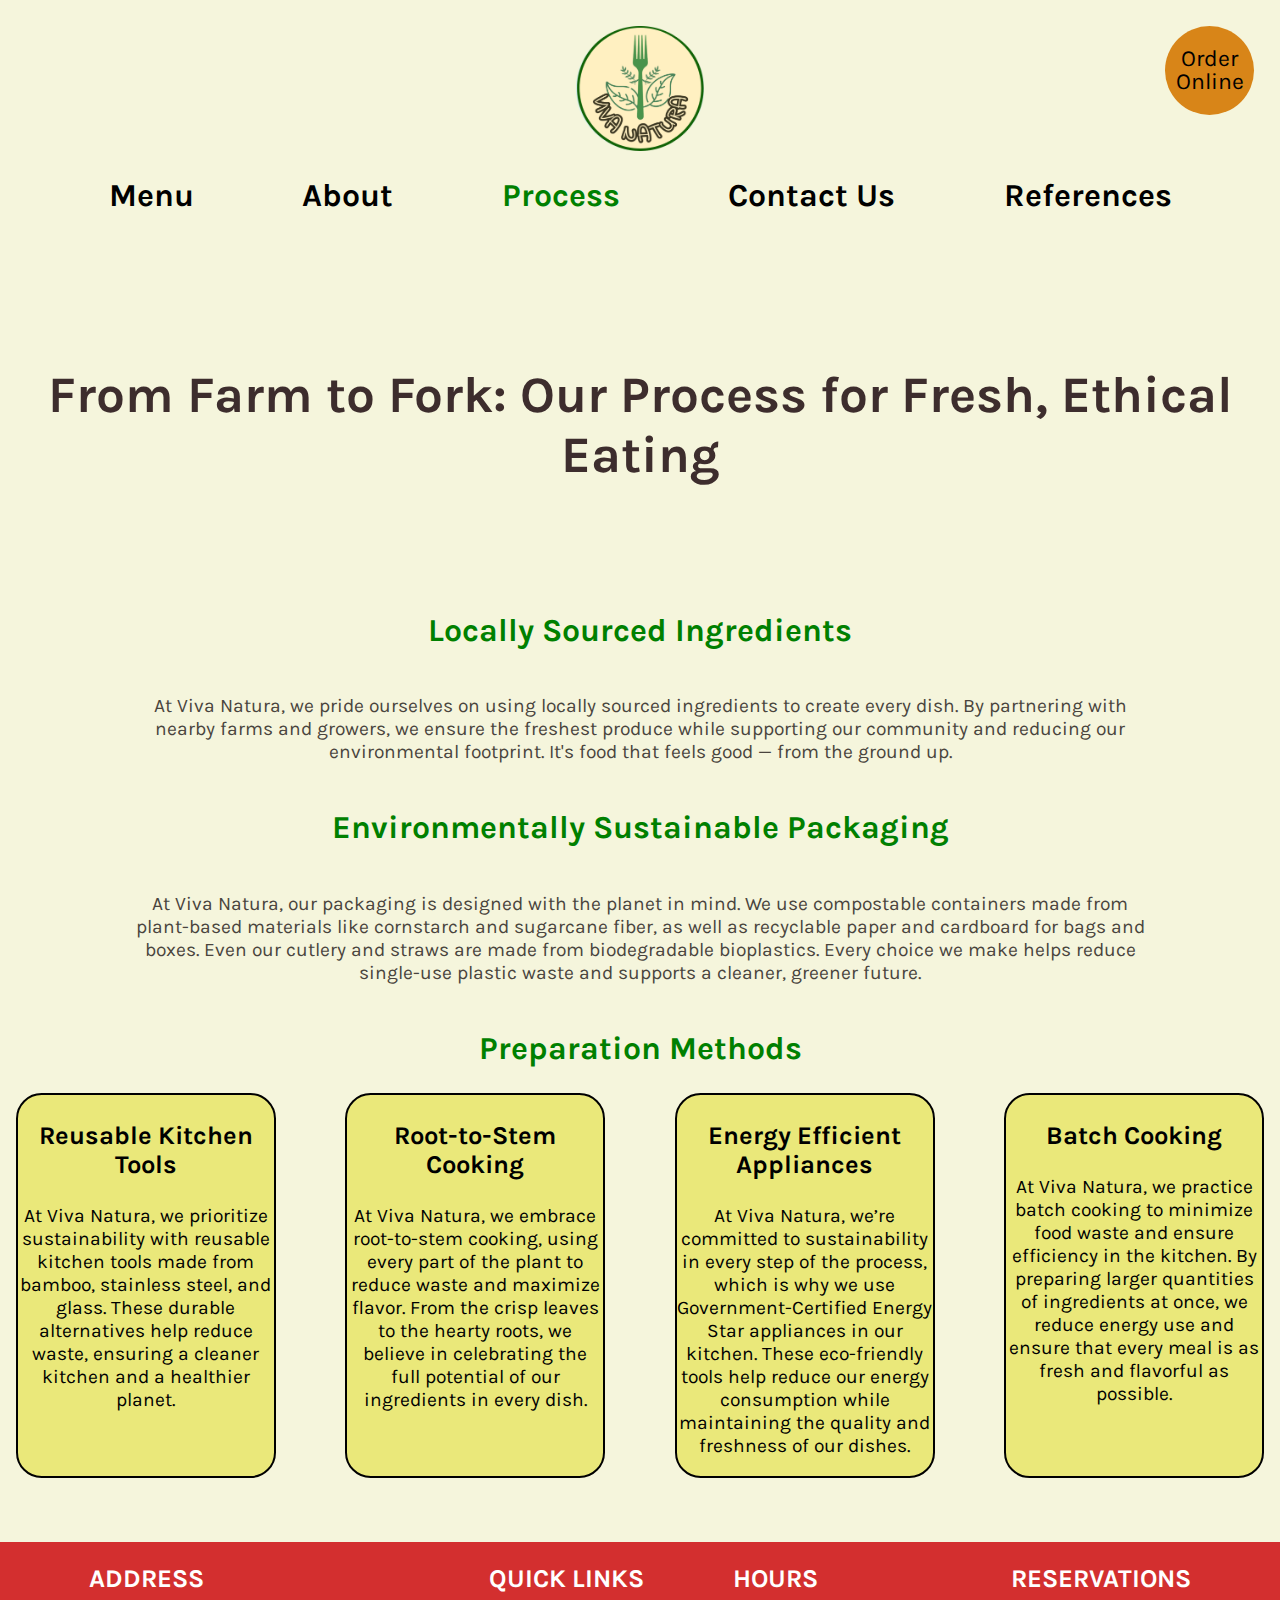
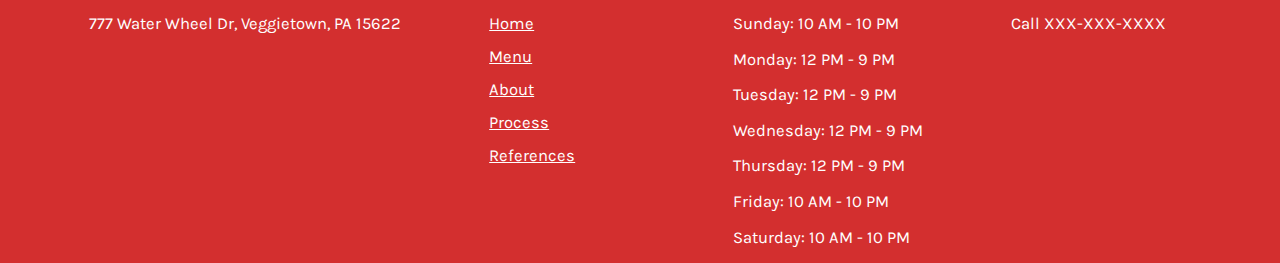
<file: process.html>
<!DOCTYPE html>
<html lang="en">
<head>
    <meta charset="UTF-8">
    <meta name="viewport" content="width=device-width, initial-scale=1.0">
    <title>Document</title>
    <link rel="stylesheet" href="process.css">
    <link rel="preconnect" href="https://fonts.googleapis.com">
    <link rel="preconnect" href="https://fonts.gstatic.com" crossorigin>
    <link href="https://fonts.googleapis.com/css2?family=Karla:ital,wght@0,200..800;1,200..800&display=swap" rel="stylesheet">
   <link rel="stylesheet" href="https://cdnjs.cloudflare.com/ajax/libs/font-awesome/4.7.0/css/font-awesome.min.css">
   <link rel="stylesheet" href="footer.css">
</head>
<body id="body">
    <div class="ham" id="ham" onclick="openMenu()">
        <svg width="64px" height="64px" viewBox="0 0 24 24" fill="none" xmlns="http://www.w3.org/2000/svg"><g id="SVGRepo_bgCarrier" stroke-width="0"></g><g id="SVGRepo_tracerCarrier" stroke-linecap="round" stroke-linejoin="round"></g><g id="SVGRepo_iconCarrier"> <path d="M4 18L20 18" stroke="#000000" stroke-width="2" stroke-linecap="round"></path> <path d="M4 12L20 12" stroke="#000000" stroke-width="2" stroke-linecap="round"></path> <path d="M4 6L20 6" stroke="#000000" stroke-width="2" stroke-linecap="round"></path> </g></svg>    
    </div>
    <div class="navHam" id="navHam">
        <div class="menuLink">
            <a href="menu.html" class="close open2">Menu</a>
            <p class="open2" onclick="closeMenu()">X</p>
        </div>
        <a href="reservations.html" class="open">Reservations</a>
        <a href="about.html" class="open">About</a>
        <a href="process.html" class="open">Process</a>
        <a href="#" class="open">References</a>
    </div>
    <div class="aboveNav">
        <div class="logo">
            <a href="index.html" id="indexLink">            
                <img src="webmaster logo revised 5.png" alt="logo" id="logo" href="index.html">
            </a>
        </div>
        <div class="order">
            <span class="dot">
                <a href="cart.html">Order Online</a>
            </span>
        </div>
    </div>
    <script src="index.js"></script>     
    <nav>
        <a href="menu.html" class="inactive">Menu</a>
        <a href="about.html" class="inactive">About</a>
        <a href="process.html" class="active">Process</a>
        <a href="reservations.html" class="inactive">Contact Us</a>
        <a href="#" class="inactive">References</a>
    </nav>
    <div class="processHeading">
        <h1>From Farm to Fork: Our Process for Fresh, Ethical Eating</h1>
    </div>
    <div class="process1">
        <h2>Locally Sourced Ingredients</h2>
        <p>At Viva Natura, we pride ourselves on using locally sourced ingredients to create every dish. By partnering with nearby farms and growers, we ensure the freshest produce while supporting our community and reducing our environmental footprint. It's food that feels good — from the ground up.</p>
    </div>
    <div class="process2">
        <h2>Environmentally Sustainable Packaging</h2>
        <p>At Viva Natura, our packaging is designed with the planet in mind. We use compostable containers made from plant-based materials like cornstarch and sugarcane fiber, as well as recyclable paper and cardboard for bags and boxes. Even our cutlery and straws are made from biodegradable bioplastics. Every choice we make helps reduce single-use plastic waste and supports a cleaner, greener future.</p>
    </div>
    <div class="process3">
        <h2>Preparation Methods</h2>
        <div class="prepMethods">
            <div class="kitchenTools">
                <h3>Reusable Kitchen Tools</h3>
                <p>At Viva Natura, we prioritize sustainability with reusable kitchen tools made from bamboo, stainless steel, and glass. These durable alternatives help reduce waste, ensuring a cleaner kitchen and a healthier planet.</p>
            </div>
            <div class="rootToStem">
                <h3>Root-to-Stem Cooking</h3>
                <p>At Viva Natura, we embrace root-to-stem cooking, using every part of the plant to reduce waste and maximize flavor. From the crisp leaves to the hearty roots, we believe in celebrating the full potential of our ingredients in every dish.</p>
            </div>
            <div class="eea">
                <h3>Energy Efficient Appliances</h3>
                <p>At Viva Natura, we’re committed to sustainability in every step of the process, which is why we use Government-Certified Energy Star appliances in our kitchen. These eco-friendly tools help reduce our energy consumption while maintaining the quality and freshness of our dishes.</p>
            </div>
            <div class="batchCooking">
                <h3>Batch Cooking</h3>
                <p>At Viva Natura, we practice batch cooking to minimize food waste and ensure efficiency in the kitchen. By preparing larger quantities of ingredients at once, we reduce energy use and ensure that every meal is as fresh and flavorful as possible.</p>
            </div>
        </div>
    </div>
    <footer>
        <div class="address">
            <h2>ADDRESS</h2>
            <p>777 Water Wheel Dr, Veggietown, PA 15622</p>
        </div>
        <div class="contact">
            <h2>QUICK LINKS</h2>
            <a href="index.html">Home</a>
            <a href="menu.html">Menu</a>
            <a href="about.html">About</a>
            <a href="process.html">Process</a>
            <a href="#">References</a>
        </div>
        <div class="hours">
            <h2>HOURS</h2>
            <p>Sunday: 10 AM - 10 PM</p>
            <p>Monday: 12 PM - 9 PM</p>
            <p>Tuesday: 12 PM - 9 PM</p>
            <p>Wednesday: 12 PM - 9 PM</p>
            <p>Thursday: 12 PM - 9 PM</p>
            <p>Friday: 10 AM - 10 PM</p>
            <p>Saturday: 10 AM - 10 PM</p>
        </div>
        <div class="reservations">
            <h2>RESERVATIONS</h2>
            <p>Call XXX-XXX-XXXX</p>
        </div>
    </footer>
</body>
</html>
</file>
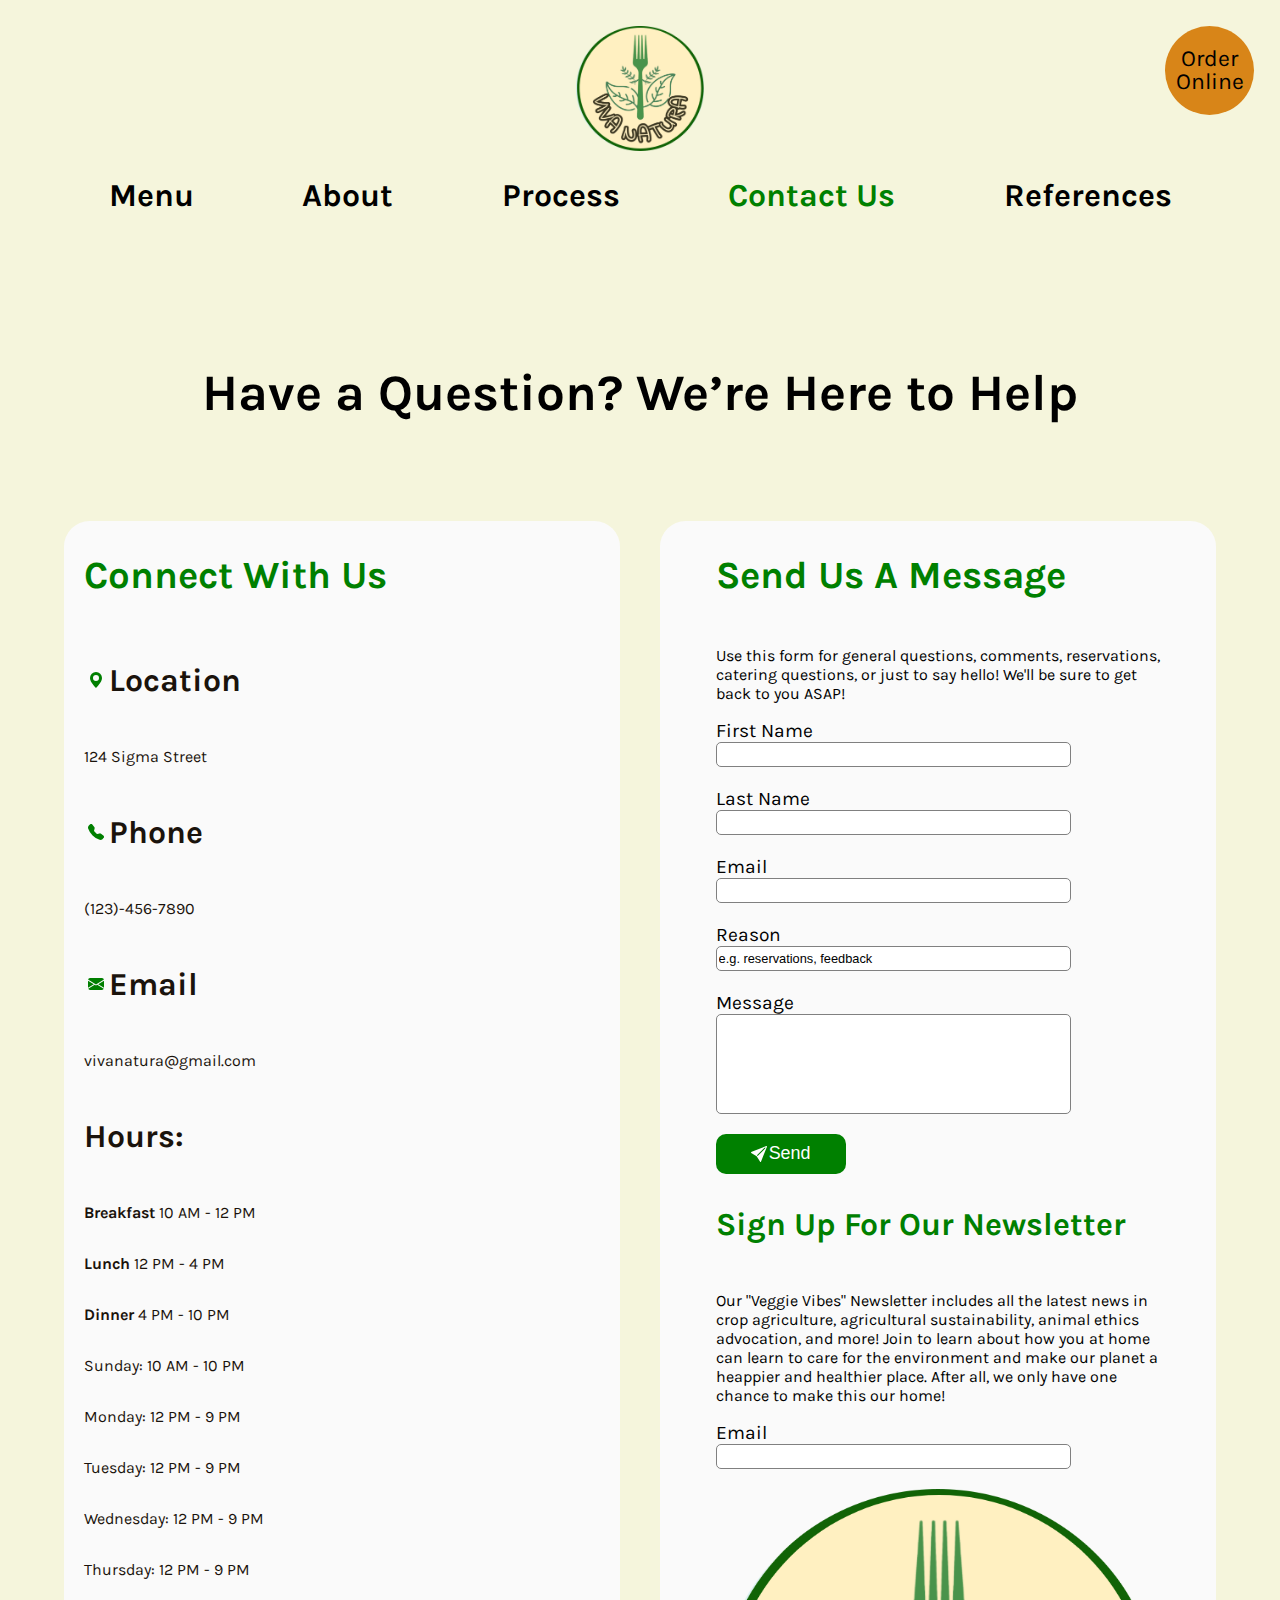
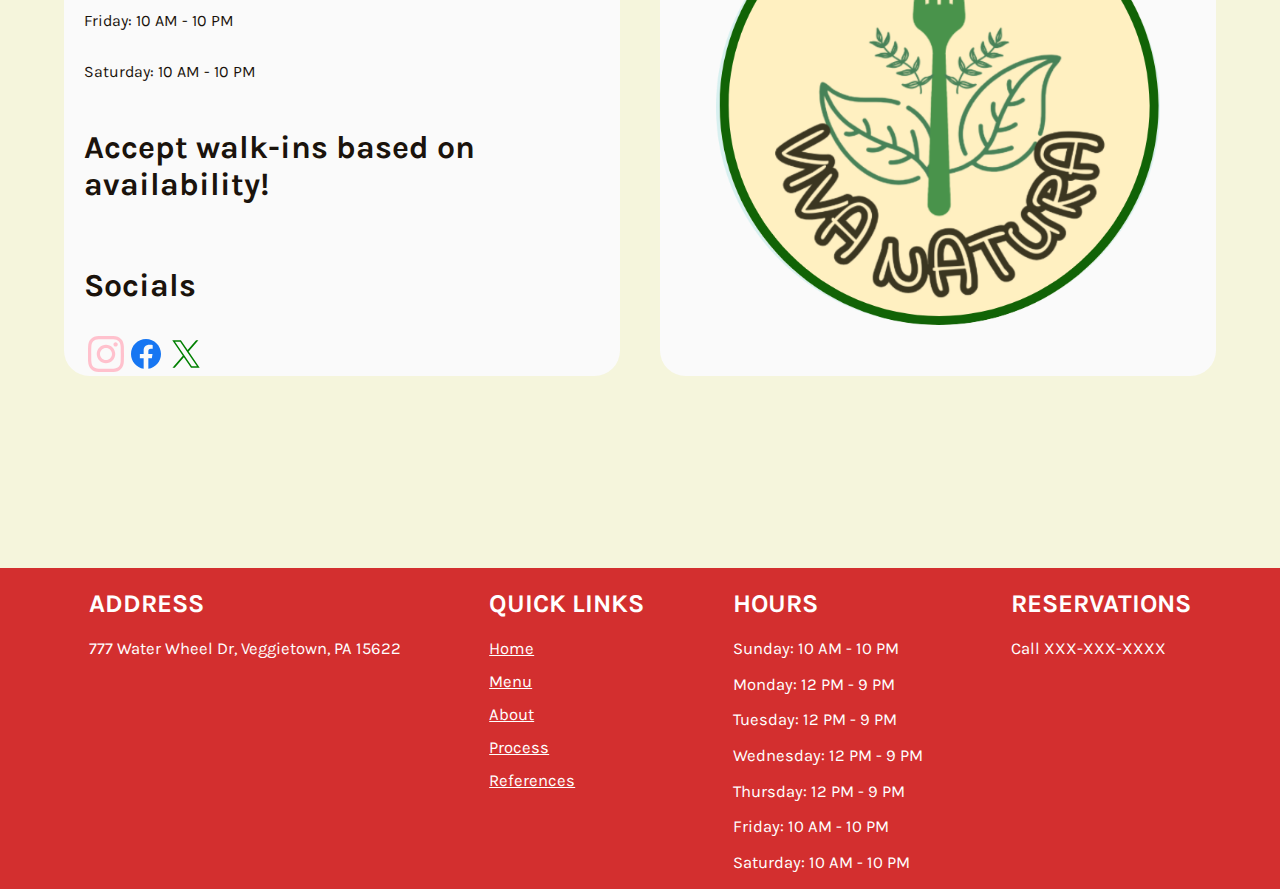
<file: reservations.html>
<!DOCTYPE html>
<html lang="en">
<head>
    <meta charset="UTF-8">
    <meta name="viewport" content="width=device-width, initial-scale=1.0">
    <title>Document</title>
    <link rel="stylesheet" href="reservations.css">
    <link rel="preconnect" href="https://fonts.googleapis.com">
    <link rel="preconnect" href="https://fonts.gstatic.com" crossorigin>
    <link href="https://fonts.googleapis.com/css2?family=Karla:ital,wght@0,200..800;1,200..800&display=swap" rel="stylesheet">
   <link rel="stylesheet" href="https://cdnjs.cloudflare.com/ajax/libs/font-awesome/4.7.0/css/font-awesome.min.css">
   <link rel="stylesheet" href="footer.css">
</head>
<body>
    <div class="ham" id="ham" onclick="openMenu()">
        <svg width="64px" height="64px" viewBox="0 0 24 24" fill="none" xmlns="http://www.w3.org/2000/svg"><g id="SVGRepo_bgCarrier" stroke-width="0"></g><g id="SVGRepo_tracerCarrier" stroke-linecap="round" stroke-linejoin="round"></g><g id="SVGRepo_iconCarrier"> <path d="M4 18L20 18" stroke="#000000" stroke-width="2" stroke-linecap="round"></path> <path d="M4 12L20 12" stroke="#000000" stroke-width="2" stroke-linecap="round"></path> <path d="M4 6L20 6" stroke="#000000" stroke-width="2" stroke-linecap="round"></path> </g></svg>    
    </div>
    <div class="navHam" id="navHam">
        <div class="menuLink">
            <a href="menu.html" class="close open2">Menu</a>
            <p class="open2" onclick="closeMenu()">X</p>
        </div>
        <a href="reservations.html" class="open">Reservations</a>
        <a href="about.html" class="open">About</a>
        <a href="process.html" class="open">Process</a>
        <a href="#" class="open">References</a>
    </div>
    <div class="aboveNav">
        <div class="logo">
            <a href="index.html" id="indexLink">            
                <img src="webmaster logo revised 5.png" alt="logo" id="logo" href="index.html">
            </a>
        </div>
        <div class="order">
            <span class="dot">
                <a href="cart.html">Order Online</a>
            </span>
        </div>
    </div>
    <script src="index.js"></script>

    <nav>
        <a href="menu.html" class="inactive">Menu</a>
        <a href="about.html" class="inactive">About</a>
        <a href="process.html" class="inactive">Process</a>
        <a href="reservations.html" class="active">Contact Us</a>
        <a href="" class="inactive">References</a>
    </nav>
    <div class="reserveHeading">
        <h1>Have a Question? We’re Here to Help</h1>
    </div>
    <div class="contactInfo">
        <div class="contactInfo1 item">
            <h2>Connect With Us</h2>
            <h3><svg xmlns="http://www.w3.org/2000/svg" width="16" height="16" fill="currentColor" class="bi bi-geo-alt-fill" viewBox="0 0 16 16">
                <path d="M8 16s6-5.686 6-10A6 6 0 0 0 2 6c0 4.314 6 10 6 10m0-7a3 3 0 1 1 0-6 3 3 0 0 1 0 6"/>
              </svg>  Location</h3>
            <p>124 Sigma Street</p>
            <h3><svg xmlns="http://www.w3.org/2000/svg" width="16" height="16" fill="currentColor" class="bi bi-telephone-fill" viewBox="0 0 16 16">
                <path fill-rule="evenodd" d="M1.885.511a1.745 1.745 0 0 1 2.61.163L6.29 2.98c.329.423.445.974.315 1.494l-.547 2.19a.68.68 0 0 0 .178.643l2.457 2.457a.68.68 0 0 0 .644.178l2.189-.547a1.75 1.75 0 0 1 1.494.315l2.306 1.794c.829.645.905 1.87.163 2.611l-1.034 1.034c-.74.74-1.846 1.065-2.877.702a18.6 18.6 0 0 1-7.01-4.42 18.6 18.6 0 0 1-4.42-7.009c-.362-1.03-.037-2.137.703-2.877z"/>
            </svg>  Phone</h3>
            <p>(123)-456-7890</p>
            <h3><svg xmlns="http://www.w3.org/2000/svg" width="16" height="16" fill="currentColor" class="bi bi-envelope-fill" viewBox="0 0 16 16">
                <path d="M.05 3.555A2 2 0 0 1 2 2h12a2 2 0 0 1 1.95 1.555L8 8.414zM0 4.697v7.104l5.803-3.558zM6.761 8.83l-6.57 4.027A2 2 0 0 0 2 14h12a2 2 0 0 0 1.808-1.144l-6.57-4.027L8 9.586zm3.436-.586L16 11.801V4.697z"/>
            </svg>  Email</h3>
            <p>vivanatura@gmail.com</p>
            <h3>Hours:</h3>
            <p><strong>Breakfast</strong> 10 AM - 12 PM</p>
            <p><strong>Lunch</strong> 12 PM - 4 PM</p>
            <p><strong>Dinner</strong> 4 PM - 10 PM</p>
            <p>Sunday: 10 AM - 10 PM</p>
            <p>Monday: 12 PM - 9 PM</p>
            <p>Tuesday: 12 PM - 9 PM</p>
            <p>Wednesday: 12 PM - 9 PM</p>
            <p>Thursday: 12 PM - 9 PM</p>
            <p>Friday: 10 AM - 10 PM</p>
            <p>Saturday: 10 AM - 10 PM</p>
            <h3 class="walkIns">Accept walk-ins based on availability!</h3>
            <div class="followUs">
                <h3>Socials</h3>
                <div class="socialLinks">
                    <a href="#" ><svg id="Insta" xmlns="http://www.w3.org/2000/svg" width="24" height="24" viewBox="0 0 24 24"><path d="M12 2.163c3.204 0 3.584.012 4.85.07 3.252.148 4.771 1.691 4.919 4.919.058 1.265.069 1.645.069 4.849 0 3.205-.012 3.584-.069 4.849-.149 3.225-1.664 4.771-4.919 4.919-1.266.058-1.644.07-4.85.07-3.204 0-3.584-.012-4.849-.07-3.26-.149-4.771-1.699-4.919-4.92-.058-1.265-.07-1.644-.07-4.849 0-3.204.013-3.583.07-4.849.149-3.227 1.664-4.771 4.919-4.919 1.266-.057 1.645-.069 4.849-.069zm0-2.163c-3.259 0-3.667.014-4.947.072-4.358.2-6.78 2.618-6.98 6.98-.059 1.281-.073 1.689-.073 4.948 0 3.259.014 3.668.072 4.948.2 4.358 2.618 6.78 6.98 6.98 1.281.058 1.689.072 4.948.072 3.259 0 3.668-.014 4.948-.072 4.354-.2 6.782-2.618 6.979-6.98.059-1.28.073-1.689.073-4.948 0-3.259-.014-3.667-.072-4.947-.196-4.354-2.617-6.78-6.979-6.98-1.281-.059-1.69-.073-4.949-.073zm0 5.838c-3.403 0-6.162 2.759-6.162 6.162s2.759 6.163 6.162 6.163 6.162-2.759 6.162-6.163c0-3.403-2.759-6.162-6.162-6.162zm0 10.162c-2.209 0-4-1.79-4-4 0-2.209 1.791-4 4-4s4 1.791 4 4c0 2.21-1.791 4-4 4zm6.406-11.845c-.796 0-1.441.645-1.441 1.44s.645 1.44 1.441 1.44c.795 0 1.439-.645 1.439-1.44s-.644-1.44-1.439-1.44z"/></svg></a>
                    <a href="#"><svg id="FB"fill="#000000" viewBox="0 0 24 24" xmlns="http://www.w3.org/2000/svg"><g id="SVGRepo_bgCarrier" stroke-width="0"></g><g id="SVGRepo_tracerCarrier" stroke-linecap="round" stroke-linejoin="round"></g><g id="SVGRepo_iconCarrier"><path d="M12.001 2.002c-5.522 0-9.999 4.477-9.999 9.999 0 4.99 3.656 9.126 8.437 9.879v-6.988h-2.54v-2.891h2.54V9.798c0-2.508 1.493-3.891 3.776-3.891 1.094 0 2.24.195 2.24.195v2.459h-1.264c-1.24 0-1.628.772-1.628 1.563v1.875h2.771l-.443 2.891h-2.328v6.988C18.344 21.129 22 16.992 22 12.001c0-5.522-4.477-9.999-9.999-9.999z"></path></g></svg></a>
                    <a href="#"><svg id="X" xmlns="http://www.w3.org/2000/svg" x="0px" y="0px" width="100" height="100" viewBox="0 0 50 50">
                        <path d="M 5.9199219 6 L 20.582031 27.375 L 6.2304688 44 L 9.4101562 44 L 21.986328 29.421875 L 31.986328 44 L 44 44 L 28.681641 21.669922 L 42.199219 6 L 39.029297 6 L 27.275391 19.617188 L 17.933594 6 L 5.9199219 6 z M 9.7167969 8 L 16.880859 8 L 40.203125 42 L 33.039062 42 L 9.7167969 8 z"></path>
                        </svg></a>
                </div>
            </div>
        </div>
        <div class="contactInfo2 item">
            <h2>Send Us A Message</h2>
            <p>Use this form for general questions, comments, reservations, catering questions, or just to say hello! We'll be sure to get back to you ASAP!</p>
            <div class="formContainer">
                <form class="form">
                    <label for="fName">First Name</label>
                    <input type="text" name="fName">
                    <label for="lName">Last Name</label>
                    <input type="text" name="lName">
                    <label for="email">Email</label>
                    <input type="email" name="email" id="email">
                    <label for="reason">Reason</label>
                    <input type="text" name="reason" placeholder="e.g. reservations, feedback">
                    <label for="message">Message</label>
                    <input type="text" name="message" id="message">
                    <button type="submit"><svg xmlns="http://www.w3.org/2000/svg" width="16" height="16" fill="currentColor" class="bi bi-send-fill" viewBox="0 0 16 16">
                        <path d="M15.964.686a.5.5 0 0 0-.65-.65L.767 5.855H.766l-.452.18a.5.5 0 0 0-.082.887l.41.26.001.002 4.995 3.178 3.178 4.995.002.002.26.41a.5.5 0 0 0 .886-.083zm-1.833 1.89L6.637 10.07l-.215-.338a.5.5 0 0 0-.154-.154l-.338-.215 7.494-7.494 1.178-.471z"/>
                      </svg>Send</button>
                </form>
            </div>
            <h3>Sign Up For Our Newsletter</h3>
            <p>Our "Veggie Vibes" Newsletter includes all the latest news in crop agriculture, agricultural sustainability, animal ethics advocation, and more! Join to learn about how you at home can learn to care for the environment and make our planet a heappier and healthier place. After all, we only have one chance to make this our home!</p>
            <div class="newsLetter">
                <form>
                    <label for="Email">Email</label>
                    <input type="email">
                </form>
            </div>
            <div class="logo2">
                <img src="webmaster logo revised 5.png" alt="" id="coolLogo">
            </div>
            </div>
    </div>

    <footer>
        <div class="address">
            <h2>ADDRESS</h2>
            <p>777 Water Wheel Dr, Veggietown, PA 15622</p>
        </div>
        <div class="contact">
            <h2>QUICK LINKS</h2>
            <a href="index.html">Home</a>
            <a href="menu.html">Menu</a>
            <a href="about.html">About</a>
            <a href="process.html">Process</a>
            <a href="#">References</a>
        </div>
        <div class="hours">
            <h2>HOURS</h2>
            <p>Sunday: 10 AM - 10 PM</p>
            <p>Monday: 12 PM - 9 PM</p>
            <p>Tuesday: 12 PM - 9 PM</p>
            <p>Wednesday: 12 PM - 9 PM</p>
            <p>Thursday: 12 PM - 9 PM</p>
            <p>Friday: 10 AM - 10 PM</p>
            <p>Saturday: 10 AM - 10 PM</p>
        </div>
        <div class="reservations">
            <h2>RESERVATIONS</h2>
            <p>Call XXX-XXX-XXXX</p>
        </div>
    </footer>
</body>
</html>
</file>
<file: about.css>
/*Nav*/
body{
    font-family: "Karla", serif;
    background-color: #F5F5DC;
    width: 100%;
    margin: 0;
}
.logo{
    display: flex;
    justify-content: center;
    padding-block: 2%;
    position: relative;
    width: 100%;
}
#indexLink{
    width: 100%;
    display: flex;
    justify-content: center;
}
#logo{
    width: 10%;
}
.aboveNav{
    background-color: #F5F5DC;
}
.dot{
    width: 7vw;
    height: 7vw;
    border-radius: 50%;
    background-color: rgb(216, 133, 24);
    display: block;
    position: absolute;
    text-align: center;
    align-content: center;
    right: 2vw;
    top: 2vw;
    font-size: clamp(0.4vw, 1.8vw, 4vw); 
    line-height: 1; 
    overflow: hidden; 
    white-space: wrap; 
}
.order a{
    text-decoration: none;
    color: black;
    font-size: 1em;
    max-width: 100%;
    display: block;
}
nav a{
    position: relative;
    font-weight: 700;
    padding-bottom: 2vw;
    text-decoration: none;
    color: black;
    font-size: 2.5vw;
}
nav a.inactive:hover::after{
    position: absolute;
    width: 100%;
    height: 0.4vw;
    left: 0;
    content: "";
    background-color: rgb(18, 135, 57);
    transition: 1s;
}
a.active{
    color: green;
}
nav a::after{
    position: absolute;
    width: 0%;
    height: 0.4vw;
    left: 0;
    bottom: 2vw;
    content: "";
    background-color: rgb(18, 135, 57);
}
nav{
    display: flex;
    justify-content: space-evenly;
    margin-bottom: 2%;
    background-color: #F5F5DC;
}



.ham svg{
    display: none;
}


@media screen and (max-width: 492px) {
    nav a{
        display: none;
    }
    .ham svg{
        position: absolute;
        display: block;
        z-index: 4;
    }
} 
@media screen and (min-width: 493px) {
    .navHam{
        display: none;
    }
}
/*Hambburger Menu*/
.navHam{
    position: fixed;
    display: flex;
    flex-direction: column;
    background-color: black;
    width: 0;
    z-index: 1;
    opacity: 0.9;
    transition: 1s;
    height: 100vh;
}
.menuLink{
    display: flex;
    height: 20vh;
    align-items: center;
    width: 0;
    transition: 1s;
}
.navHam a:hover{
    background-color: #D32F2F;
}
.menuLink p{
    width: 25%;
    display: block;
    text-align: center;
}
.menuLink a{
    width: 75%;
    padding-left: 0;
}
.menuLink p:hover{
    background-color: #D32F2F;
    cursor: pointer;
}
.menuLink a, .menuLink p{
    text-decoration: none;
    color: white;
    font-size: 0;
    height: 100%;
    align-content: center;
}
.navHam a.open{
    text-decoration: none;
    color: white;
    display: flex;
    align-items: center;
    font-size: 0;
    height: 20%;
    padding-left: 0;
    width: calc(100%-2vw);
}
/*About*/
.aboutHeading{
    display: flex;
    justify-content: center;
    align-items: center;
    flex-direction: column;
    height: clamp(fit-content, 25vw, 25vw);
    color: rgb(61, 45, 45);
    text-align: center;
}
.aboutHeading p{
font-size: clamp(17px, 3vw, 3vw);
}
.aboutHeading h1{
    font-size: clamp(25px, 4vw, 4vw);
} 
*{
    box-sizing: border-box;
}
/*Big Container*/
.container{
    display: flex;
    width: 100%;
    justify-content: space-evenly;
    flex-wrap: wrap;
}
.smallContainer{
    display: flex;
    flex-direction: column;
    gap: 20px;
}
.story, .smallContainer{
    width: 45%;
    min-width: 200px;
}
.story{
    background-color: white;
    margin-bottom: 20px;
    border-radius: 10px;
    padding-bottom: 25px;
}
.story h2{
    color: green;
    font-size: clamp(15px, 2.5vw, 2.5vw);
}
.story h2, .story p{
    margin-left: 10%;
}
.story p{
    font-size: clamp(12px, 1.5vw, 1.5vw);
    width: 80%;
}
.mission, .processMore{
    background-color: white;
    border-radius: 10px;
    flex: 1 1 50%;
    width: 100%;
}
.mission h2, .mission p{
    margin-left: 10%;
    width: 80%;
}
.mission h2{
    font-size: clamp(15px, 2.5vw, 2.5vw);
    color: green;
}
.mission p{
    font-size: clamp(12px, 1.5vw, 1.5vw);
}
.processMore p, .processMore a{
    margin-left: 10%;
}
.processMore p{
    font-size: clamp(13px, 2vw, 2vw);
    font-weight: 650;
}
.processMore a{
    color: black;
    width: 30%;
    font-size: clamp(10px, 1.5vw, 1.5vw);
}


/*Team*/
#founders{
    text-align: center;
}
.team{
    display: flex;
    justify-content: space-evenly;
    flex-wrap: wrap;
    width: 100%;
}
.member{
    display: flex;
    flex-direction: column;
    width: 20%;
    min-width: 250px;
    background-color: white;
    align-items: center;
    text-align: center;
    margin-bottom: 20px;
    border-radius: 10px;
    border: 2px solid black;
}
.member:hover{
    transform: translateY(-2%);
}
.member h4{
    color: green;
}
.member p{
    width: 90%;
}
</file>
<file: footer.css>
/*Footer*/
footer{
    margin-top: 5%;
    background-color: #D32F2F;
    display: flex;
    justify-content: space-evenly;
    color: white;
    flex-wrap: wrap;
}
footer h2{
    font-size: clamp(13px, 2vw, 2vw);
}
footer p, footer a{
    font-size: clamp(10px, 1.3vw, 1.3vw);
}
footer a{
    display: block;
    color: white;
    margin-bottom: 14px;
}
.fHeadings{
    display: flex;
    justify-content: space-evenly;
}
.row1{
    display: flex;
    justify-content: space-evenly;
}
</file>
<file: cart.css>
/*Nav*/
body{
    font-family: "Karla", serif;
    background-color: #F5F5DC;
    width: 100%;
    margin: 0;
    overflow-x: hidden;
}
.logo{
    display: flex;
    justify-content: center;
    padding-block: 2%;
    position: relative;
    width: 100%;
}
#indexLink{
    width: 100%;
    display: flex;
    justify-content: center;
}
#logo{
    width: clamp(80px, 10%, 10%);
}
.aboveNav{
    background-color: #F5F5DC;
}
.dot{
    width: 7vw;
    height: 7vw;
    border-radius: 50%;
    background-color: rgb(216, 133, 24);
    display: block;
    position: absolute;
    text-align: center;
    align-content: center;
    right: 2vw;
    top: 2vw;
    font-size: clamp(0.4vw, 1.8vw, 4vw); 
    line-height: 1; 
    overflow: hidden; 
    white-space: wrap; 
}
.order a{
    text-decoration: none;
    color: black;
    font-size: 1em;
    max-width: 100%;
    display: block;
}
nav a{
    position: relative;
    font-weight: 700;
    padding-bottom: 2vw;
    text-decoration: none;
    color: black;
    font-size: 2.5vw;
}
nav a.inactive:hover::after{
    position: absolute;
    width: 100%;
    height: 0.4vw;
    left: 0;
    content: "";
    background-color: rgb(18, 135, 57);
    transition: 1s;
}
a.active{
    color: green;
}
nav a::after{
    position: absolute;
    width: 0%;
    height: 0.4vw;
    left: 0;
    bottom: 2vw;
    content: "";
    background-color: rgb(18, 135, 57);
}
nav{
    display: flex;
    justify-content: space-evenly;
    margin-bottom: 2%;
    background-color: #F5F5DC;
}
.ham svg{
    display: none;
}


@media screen and (max-width: 492px) {
    nav a{
        display: none;
    }
    .ham svg{
        position: absolute;
        display: block;
        z-index: 4;
    }
} 
@media screen and (min-width: 493px) {
    .navHam{
        display: none;
    }
}
/*Hambburger Menu*/
.navHam{
    position: fixed;
    display: flex;
    flex-direction: column;
    background-color: black;
    width: 0;
    z-index: 1;
    opacity: 0.9;
    transition: 1s;
    height: 100vh;
}
.menuLink{
    display: flex;
    height: 20vh;
    align-items: center;
    width: 0;
    transition: 1s;
}
.navHam a:hover{
    background-color: #D32F2F;
}
.menuLink p{
    width: 25%;
    display: block;
    text-align: center;
}
.menuLink a{
    width: 75%;
    padding-left: 0;
}
.menuLink p:hover{
    background-color: #D32F2F;
    cursor: pointer;
}
.menuLink a, .menuLink p{
    text-decoration: none;
    color: white;
    font-size: 0;
    height: 100%;
    align-content: center;
}
.navHam a.open{
    text-decoration: none;
    color: white;
    display: flex;
    align-items: center;
    font-size: 0;
    height: 20%;
    padding-left: 0;
    width: calc(100%-2vw);
}
/*Cart*/
.cartHeading{
    display: flex;
    align-items: center;
    justify-content: center;
    height: 25vw;
    font-size: 2vw;
}
.empty{
    font-size: 3vw;
}

#cart li{
    display: flex;
    flex-direction: row;
    width: 100vw;
    align-items: center;
    justify-content: space-evenly;
    font-size: 2vw;
}
#cart li button{
    width: 5vw;
    display: flex;
    justify-content: center;
    align-items: center;
    height: 3vw;
}
#cart{
    display: flex;
    height: 30vw;
    width: 100vw;
    justify-content: center;
    align-items: center;
    flex-direction: column;
    background-color: white;
}
</file>
<file: menu.css>
/*Nav*/
body{
    font-family: "Karla", serif;
    background-color: #F5F5DC;
    width: 100%;
    margin: 0;
}
.logo{
    display: flex;
    justify-content: center;
    padding-block: 2%;
    position: relative;
    width: 100%;
}
#indexLink{
    width: 100%;
    display: flex;
    justify-content: center;
}
#logo{
    width: 10%;
}
.aboveNav{
    background-color: #F5F5DC;
}
.dot{
    width: 7vw;
    height: 7vw;
    border-radius: 50%;
    background-color: rgb(216, 133, 24);
    display: block;
    position: absolute;
    text-align: center;
    align-content: center;
    right: 2vw;
    top: 2vw;
    font-size: clamp(0.4vw, 1.8vw, 4vw); 
    line-height: 1; 
    overflow: hidden; 
    white-space: wrap; 
}
.order a{
    text-decoration: none;
    color: black;
    font-size: 1em;
    max-width: 100%;
    display: block;
}
nav a{
    position: relative;
    font-weight: 700;
    padding-bottom: 2vw;
    text-decoration: none;
    color: black;
    font-size: 2.5vw;
}
nav a.inactive:hover::after{
    position: absolute;
    width: 100%;
    height: 0.4vw;
    left: 0;
    content: "";
    background-color: rgb(18, 135, 57);
    transition: 1s;
}
a.active{
    color: green;
}
nav a::after{
    position: absolute;
    width: 0%;
    height: 0.4vw;
    left: 0;
    bottom: 2vw;
    content: "";
    background-color: rgb(18, 135, 57);
}
nav{
    display: flex;
    justify-content: space-evenly;
    margin-bottom: 2%;
    background-color: #F5F5DC;
}
.ham svg{
    display: none;
}


@media screen and (max-width: 492px) {
    nav a{
        display: none;
    }
    .ham svg{
        position: absolute;
        display: block;
        z-index: 4;
    }
} 
@media screen and (min-width: 493px) {
    .navHam{
        display: none;
    }
}
/*Hambburger Menu*/
.navHam{
    position: fixed;
    display: flex;
    flex-direction: column;
    background-color: black;
    width: 0;
    z-index: 1;
    opacity: 0.9;
    transition: 1s;
    height: 100vh;
}
.menuLink{
    display: flex;
    height: 20vh;
    align-items: center;
    width: 0;
    transition: 1s;
}
.navHam a:hover{
    background-color: #D32F2F;
}
.menuLink p{
    width: 25%;
    display: block;
    text-align: center;
}
.menuLink a{
    width: 75%;
    padding-left: 0;
}
.menuLink p:hover{
    background-color: #D32F2F;
    cursor: pointer;
}
.menuLink a, .menuLink p{
    text-decoration: none;
    color: white;
    font-size: 0;
    height: 100%;
    align-content: center;
}
.navHam a.open{
    text-decoration: none;
    color: white;
    display: flex;
    align-items: center;
    font-size: 0;
    height: 20%;
    padding-left: 0;
    width: calc(100%-2vw);
}

/*Heading*/
.menuHeading{
    display: flex;
    justify-content: center;
    align-items: center;
    flex-direction: column;
    height: 25vw;
    font-size: 2vw;
}


/*Categories*/
.categories{
    display: grid;
    grid-template-columns: auto auto;
    justify-content: space-evenly;
}
.categories a{
    color: black;
    text-decoration: none;
    display: flex;
    font-size: 3vw;
    margin-top: 10%;
    width: 30vw;
    justify-content: center;
    background-color: rgb(255, 255, 255);
    padding-block: 1vw;
    border: 0.3vw solid black;
    border-radius: 0.5vw;
}

/*Menu Homepage*/

/*Lunch*/
#lunchTitle{
    text-align: center;
}
.lunchFoods{
    display: flex;
    flex-wrap: wrap;
    justify-content: space-evenly;
}
.lunchItem{
    display: flex;
    width: clamp(300px, 25vw, 25vw);
    flex-direction: column;
    margin-block: 1%;
    text-align: center;
    background-color: ghostwhite;
    border-radius: 0.5vw;
    animation: expand 1s linear;
    animation-play-state: paused;
    animation-delay: calc(var(--scroll) * -1s);
}

.lunchItem h3{
    font-size: clamp(13px, 1.7vw, 1.7vw);
}

.lunchItem p{
    font-size: clamp(10px, 1.3vw, 10.3vw);
}

.addToCart{
    width: 40%;
    margin-inline: auto;
    height: clamp(20px, 3vw, 3vw);
    border: none;
    background-color: #f1e432;
    overflow: hidden;
    position: relative;
    display: flex;
    align-items: center;
    justify-content: center;
    border-radius: 0.5vw;
    margin-bottom: 5%;
}
.addToCart p{
    font-size: clamp(10px, 1.1vw, 1.1vw);
    transition-duration: 0.5s;
}
#cartButtonIcon{
    height: clamp(10px, 1.1vw, 1.1vw);
    position: absolute;
    left: -100%;
    transition-duration: 0.5s;
}
.addToCart:hover > #cartButtonIcon{
    left: 10%;
}
.addToCart:hover p{
    transform: translateX(15%);
}
</file>
<file: process.css>
/*Nav*/
body{
    font-family: "Karla", serif;
    background-color: #F5F5DC;
    width: 100%;
    margin: 0;
}
.logo{
    display: flex;
    justify-content: center;
    padding-block: 2%;
    position: relative;
    width: 100%;
}
#indexLink{
    width: 100%;
    display: flex;
    justify-content: center;
}
#logo{
    width: 10%;
}
.aboveNav{
    background-color: #F5F5DC;
}
.dot{
    width: 7vw;
    height: 7vw;
    border-radius: 50%;
    background-color: rgb(216, 133, 24);
    display: block;
    position: absolute;
    text-align: center;
    align-content: center;
    right: 2vw;
    top: 2vw;
    font-size: clamp(0.4vw, 1.8vw, 4vw); 
    line-height: 1; 
    overflow: hidden; 
    white-space: wrap; 
}
.order a{
    text-decoration: none;
    color: black;
    font-size: 1em;
    max-width: 100%;
    display: block;
}
nav a{
    position: relative;
    font-weight: 700;
    padding-bottom: 2vw;
    text-decoration: none;
    color: black;
    font-size: 2.5vw;
}
nav a.inactive:hover::after{
    position: absolute;
    width: 100%;
    height: 0.4vw;
    left: 0;
    content: "";
    background-color: rgb(18, 135, 57);
    transition: 1s;
}
a.active{
    color: green;
}
nav a::after{
    position: absolute;
    width: 0%;
    height: 0.4vw;
    left: 0;
    bottom: 2vw;
    content: "";
    background-color: rgb(18, 135, 57);
}
nav{
    display: flex;
    justify-content: space-evenly;
    margin-bottom: 2%;
    background-color: #F5F5DC;
}
.ham svg{
    display: none;
}


@media screen and (max-width: 492px) {
    nav a{
        display: none;
    }
    .ham svg{
        position: absolute;
        display: block;
        z-index: 4;
    }
} 
@media screen and (min-width: 493px) {
    .navHam{
        display: none;
    }
}
/*Hambburger Menu*/
.navHam{
    position: fixed;
    display: flex;
    flex-direction: column;
    background-color: black;
    width: 0;
    z-index: 1;
    opacity: 0.9;
    transition: 1s;
    height: 100vh;
}
.menuLink{
    display: flex;
    height: 20vh;
    align-items: center;
    width: 0;
    transition: 1s;
}
.navHam a:hover{
    background-color: #D32F2F;
}
.menuLink p{
    width: 25%;
    display: block;
    text-align: center;
}
.menuLink a{
    width: 75%;
    padding-left: 0;
}
.menuLink p:hover{
    background-color: #D32F2F;
    cursor: pointer;
}
.menuLink a, .menuLink p{
    text-decoration: none;
    color: white;
    font-size: 0;
    height: 100%;
    align-content: center;
}
.navHam a.open{
    text-decoration: none;
    color: white;
    display: flex;
    align-items: center;
    font-size: 0;
    height: 20%;
    padding-left: 0;
    width: calc(100%-2vw);
}
/*Process*/
.processHeading{
    display: flex;
    justify-content: center;
    align-items: center;
    text-align: center;
    flex-direction: column;
    height: 25vw;
    color: rgb(61, 45, 45);
    font-size: 2vw;
}
.process1, .process2{
    display: flex;
    justify-content: center;
    flex-direction: column;
    align-items: center;
    text-align: center;
    background-color: #F5F5DC;
    margin-inline: clamp(3vw, 10vw, 10vw);
}
.process1 h2, .process2 h2, .process3 h2{
    font-size: clamp(30px, 2.5vw, 2.5vw);
    transition: 1s;
    text-align: center;
    color: green;
}
.process1 p, .process2 p, .process3 p{
    font-size: clamp(15px, 1.5vw, 1.5vw);
    color: rgb(73, 68, 61);
}
.process1 h2:hover, .process2 h2:hover, .process3 h2:hover{
    background-color: green;
    color: #F5F5DC;
    padding-inline: 3vw;
}
.process3{
    display: flex;
    justify-content: center;
    flex-direction: column;
    text-align: center;
    align-items: center;
}
.prepMethods{
    display: flex;
    justify-content: space-around;
    gap: 3vw;
    flex-wrap: wrap;
    width: 100%;
}
.prepMethods div{
    background-color: rgb(234, 232, 122);
    width: clamp(200px, 20vw, 30vw);
    border-radius: 2vw;
    position: relative;
    transition: 0.5s;
    border: 2px solid black;
}
.prepMethods div:hover{
    transform: translateY(-5%);
}
.prepMethods h3{
    font-size: clamp(20px, 2vw, 2vw);
}
.prepMethods p{
    font-size: clamp(15px, 1.5vw, 1.5vw);
    color: rgb(0, 0, 0);
}
</file>
<file: reservations.css>
/*Nav*/
body{
    font-family: "Karla", serif;
    background-color: #F5F5DC;
    width: 100%;
    margin: 0;
}
.logo{
    display: flex;
    justify-content: center;
    padding-block: 2%;
    position: relative;
    width: 100%;
}
#indexLink{
    width: 100%;
    display: flex;
    justify-content: center;
}
#logo{
    width: 10%;
}
.aboveNav{
    background-color: #F5F5DC;
}
.dot{
    width: 7vw;
    height: 7vw;
    border-radius: 50%;
    background-color: rgb(216, 133, 24);
    display: block;
    position: absolute;
    text-align: center;
    align-content: center;
    right: 2vw;
    top: 2vw;
    font-size: clamp(0.4vw, 1.8vw, 4vw); 
    line-height: 1; 
    overflow: hidden; 
    white-space: wrap; 
}
.order a{
    text-decoration: none;
    color: black;
    font-size: 1em;
    max-width: 100%;
    display: block;
}
nav a{
    position: relative;
    font-weight: 700;
    padding-bottom: 2vw;
    text-decoration: none;
    color: black;
    font-size: 2.5vw;
}
nav a.inactive:hover::after{
    position: absolute;
    width: 100%;
    height: 0.4vw;
    left: 0;
    content: "";
    background-color: rgb(18, 135, 57);
    transition: 1s;
}
a.active{
    color: green;
}
nav a::after{
    position: absolute;
    width: 0%;
    height: 0.4vw;
    left: 0;
    bottom: 2vw;
    content: "";
    background-color: rgb(18, 135, 57);
}
nav{
    display: flex;
    justify-content: space-evenly;
    margin-bottom: 2%;
    background-color: #F5F5DC;
}
.ham svg{
    display: none;
}


@media screen and (max-width: 492px) {
    nav a{
        display: none;
    }
    .ham svg{
        position: absolute;
        display: block;
        z-index: 4;
    }
} 
@media screen and (min-width: 493px) {
    .navHam{
        display: none;
    }
}
/*Hambburger Menu*/
.navHam{
    position: fixed;
    display: flex;
    flex-direction: column;
    background-color: black;
    width: 0;
    z-index: 1;
    opacity: 0.9;
    transition: 1s;
    height: 100vh;
}
.menuLink{
    display: flex;
    height: 20vh;
    align-items: center;
    width: 0;
    transition: 1s;
}
.navHam a:hover{
    background-color: #D32F2F;
}
.menuLink p{
    width: 25%;
    display: block;
    text-align: center;
}
.menuLink a{
    width: 75%;
    padding-left: 0;
}
.menuLink p:hover{
    background-color: #D32F2F;
    cursor: pointer;
}
.menuLink a, .menuLink p{
    text-decoration: none;
    color: white;
    font-size: 0;
    height: 100%;
    align-content: center;
}
.navHam a.open{
    text-decoration: none;
    color: white;
    display: flex;
    align-items: center;
    font-size: 0;
    height: 20%;
    padding-left: 0;
    width: calc(100%-2vw);
}
/*Heading*/
.reserveHeading{
    display: flex;
    justify-content: center;
    align-items: center;
    flex-direction: column;
    height: 20vw;
}
.reserveHeading h1{
    font-size: clamp(25px, 4vw, 4vw);
    text-align: center;
}

*{
    box-sizing: border-box;
}

/*Reservation Info*/
.contactInfo{
    display: flex;
    width: 90%;
    justify-self: center;
    flex-wrap: wrap;
    padding-bottom: 10%;
    gap: 40px;
}
.contactInfo1 h2{
    font-size: clamp(20px, 3vw, 3vw);
    color: green;
}
.contactInfo1 h3{
    font-size: clamp(16px, 2.5vw, 2.5vw);
    transition: 1s;
    width: fit-content;
    display: flex;
    align-items: center;
    gap: 5px;
}
.contactInfo1 h3:hover{
    background-color: green;
    color: white;
}
.contactInfo1 p{
    font-size: (13px, 2vw, 2vw);
    color: green;
}
.contactInfo1 svg{
    padding-left: 4px;
    width: 20px;
    transition: 0s;
    filter: invert(31%) sepia(82%) saturate(7386%) hue-rotate(119deg) brightness(94%) contrast(105%);
}
.contactInfo1 h3:hover svg{
    filter: invert(6%) sepia(10%) saturate(183%) hue-rotate(314deg) brightness(94%) contrast(103%);
}
.item{
    flex: 1 1 40%;
    min-width: 300px;
    border-radius: 2vw;
}
.socialLinks{
    display: flex;
    align-items: center;
    margin-left: 20px;
}
.socialLinks a svg{
    width: 40px;
    height: fit-content;
}
.contactInfo1{
    display: flex;
    flex-direction: column;
    background-color: rgb(250, 250, 250);
}
.contactInfo1 h2, .contactInfo1 h3, .contactInfo1 p{
    margin-left: 20px;
}
.contactInfo1 h3, .contactInfo1 p{
    color: rgb(26, 19, 12);
}
.walkIns{
    width: 100%;
    margin-right: 10%;
    display: inline;
}
#Insta{
    filter: invert(77%) sepia(21%) saturate(464%) hue-rotate(302deg) brightness(101%) contrast(105%);
}
#FB{
    filter: invert(49%) sepia(71%) saturate(6645%) hue-rotate(204deg) brightness(100%) contrast(90%);
}
/*ContactInfo2*/
.contactInfo2{
    display: flex;
    flex-direction: column;
    background-color: rgb(250, 250, 250);
}
form{
    display: flex;
    flex-direction: column;
    width: 80%;
}
.contactInfo2 h2, .contactInfo2 p{
    margin-left: 10%;
}
.contactInfo2 p{
    font-size: (13px, 2vw, 2vw);
    width: 80%;
}
.contactInfo2 input{
    background-color: rgb(255, 255, 255);
    margin-bottom: 20px;
    border: 1px solid gray;
    border-radius: 5px;
    height: 25px;
} 
.contactInfo2 h2{
    font-size: clamp(20px, 3vw, 3vw);
    color: green;
}
.contactInfo2 input::placeholder{
    font-size: clamp(10px, 1vw, 1vw);
    color: black;
}
form label{
    font-weight: 400;
    font-size: clamp(13px, 1.5vw, 1.5vw);
}
#message{
    height: 100px;
}
.formContainer{
    display: flex;
    width: 100%;
    flex-direction: column;
    align-items: center;
}
form button{
    display: flex;
    width: 130px;
    justify-content: center;
    align-items: center;
    background-color: green;
    border-radius: 10px;
    color: white;
    height: 40px;
    border: none;
    gap: 2px;
    transition: 0.5s;
    font-size: clamp(12px, 1.4vw, 1.4vw);
}
form button svg{
    color: white;
}
form button:hover{
    background-color: rgb(0, 90, 0);
}
.contactInfo2 h3{
    font-size: clamp(16px, 2.5vw, 2.5vw);
    color: green;
}
.contactInfo2 input{
    width: 80%;
}
.newsLetter{
    display: flex;
    flex-direction: column;
    align-items: center;
    width: 100%;
}
.contactInfo2 h3{
    margin-left: 10%
}
.logo2{
    display: flex;
    width: 100%;
    justify-content: center;
}
#coolLogo{
    width: 80%;
    text-align: center;
}
</file>
